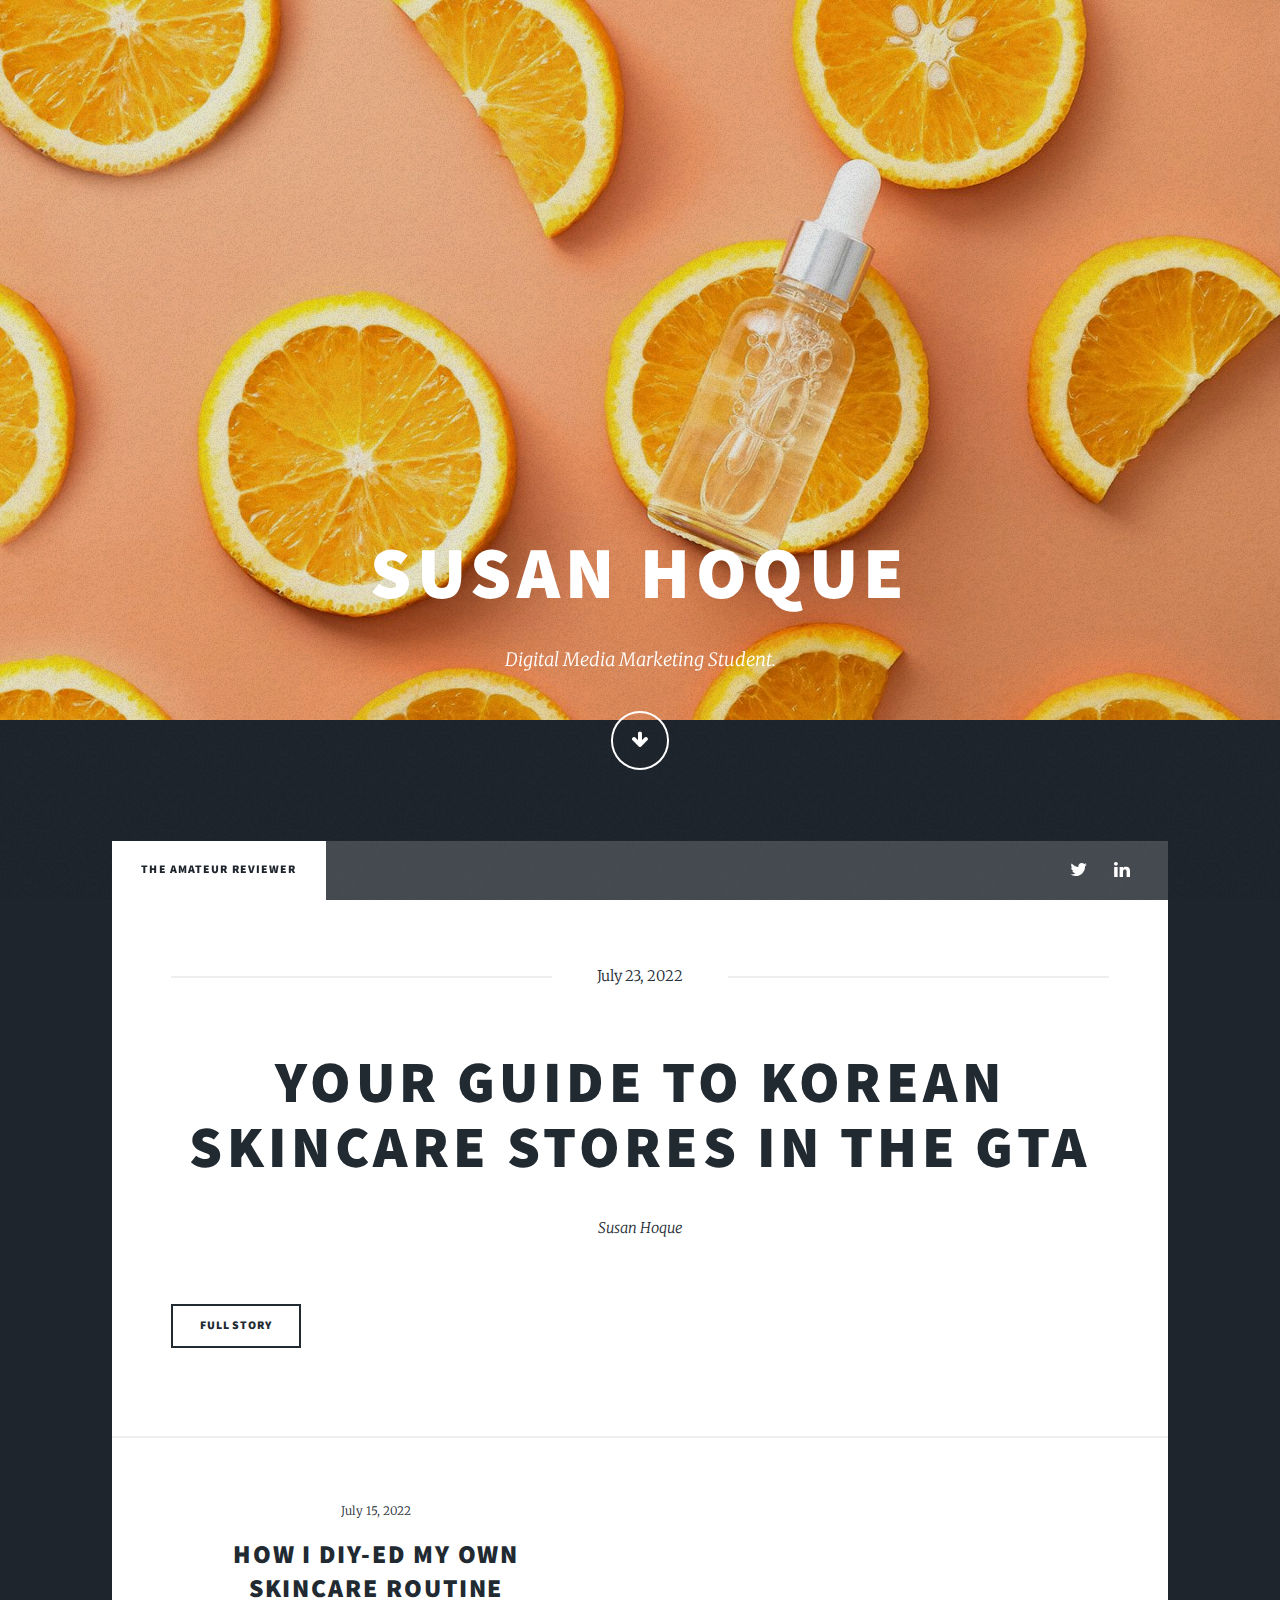
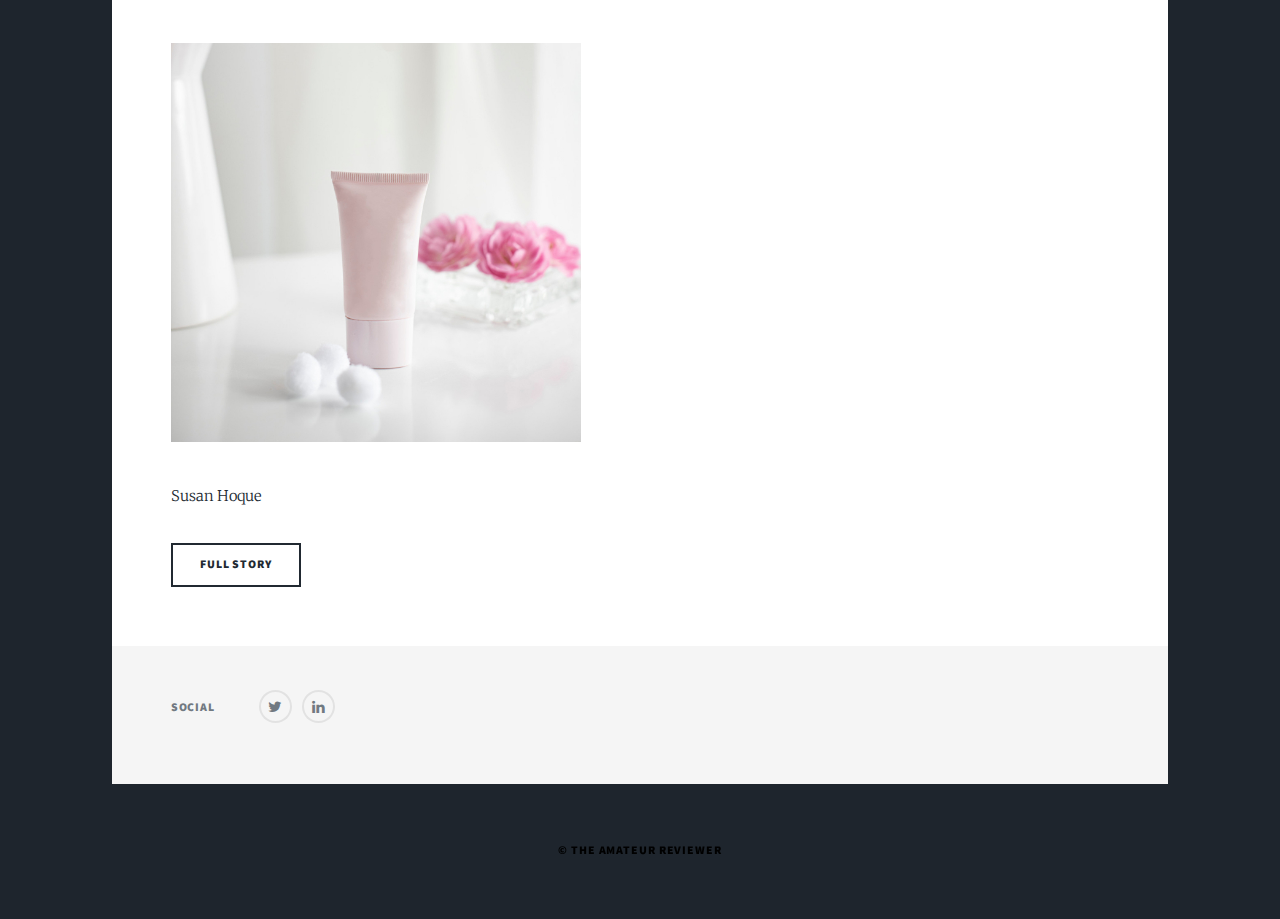
<file: index.html>
<!DOCTYPE HTML>

<html lang='en'>
	<head>
	<meta name="generator" content="Hugo 0.101.0" />
		<title>The Amateur Reviewer</title>
		<meta charset="utf-8" />
		<meta name="viewport" content="width=device-width, initial-scale=1, user-scalable=no" />
		
		
		
		<link rel="stylesheet" href="/assets/css/main.min.css">
		
		
		
		<noscript><link rel="stylesheet" href='/assets/css/noscript.css' /></noscript>
		
	</head>

	<body lang='en' class="is-preload">
			<div id="wrapper" class="fade-in" data-pfn="post" data-ps="6" data-pfp="true">

<div id="intro">
    <h1>Susan Hoque</h1>
    <p>Digital Media Marketing Student.</p>
    <ul class="actions">
        <li><a href="#header" class="button icon solo fa-arrow-down scrolly">Continue</a></li>
    </ul>
</div>
<header id="header">
    <a href='/' class="logo">The Amateur Reviewer</a>
</header>



<nav id="nav">
    <ul class="links">
        <li class="active"><a href='/'>The Amateur Reviewer</a></li>
        
    </ul>
    
    <ul class="icons">
        
        <li><a href="https://twitter.com/susan_hoque?t=e82Wgmq2xi1C5glkQxeC1Q&amp;s=09" class="icon fa-twitter"><span class="label">Twitter</span></a></li>
        
        
        
        
        <li><a href="https://www.linkedin.com/in/susan-hoque/" class="icon fa-linkedin"><span class="label">LinkedIn</span></a></li>
        
        
        
        
        
        
    </ul>
    
</nav>


				
					<div id="main">


<article class="post featured">
    <header class="major">
        
        <span class="date">July 23, 2022</span>
        
        <h2><a href="https://theamateurreviewer.github.io/post/post-2/">Your Guide To Korean Skincare Stores In The GTA</a></h2>
        
        <p>Susan Hoque</p>
        
    </header>
    
    <ul class="actions">
        <li><a href="https://theamateurreviewer.github.io/post/post-2/" class="button big">Full Story</a></li>
    </ul>
</article>



<section class="posts">
    
    <article>
        <header>
            
            <span class="date">July 15, 2022</span>
            
            <h2><a href="https://theamateurreviewer.github.io/post/post-1/">How I DIY-ed my own skincare routine</a></h2>
        </header>
        
        <a href="https://theamateurreviewer.github.io/post/post-1/" class="image fit"><img src="/images/post2_3.jpg" alt="" /></a>
        
        
        <p>Susan Hoque</p>
        
        <ul class="actions">
            <li><a href="https://theamateurreviewer.github.io/post/post-1/" class="button">Full Story</a></li>
        </ul>
    </article>
    
</section>






















					</div>

<footer id="footer">
    
    <section class="split contact">
        
        
        
        
        <section>
            <h3>Social</h3>
            <ul class="icons alt">
                
                <li><a href="https://twitter.com/susan_hoque?t=e82Wgmq2xi1C5glkQxeC1Q&amp;s=09" class="icon alt fa-twitter"><span class="label">Twitter</span></a></li>
                
                
                
                
                <li><a href="https://www.linkedin.com/in/susan-hoque/" class="icon alt fa-linkedin"><span class="label">LinkedIn</span></a></li>
                
                
                
                
                
                
            </ul>
        </section>
        
    </section>
</footer>

<div id="copyright">
    <ul><li style="color: black;">&copy; The Amateur Reviewer</li></ul>
</div>


					<a href="#navPanel" id="navPanelToggle">Menu</a>
			</div>
<script async src="https://www.googletagmanager.com/gtag/js?id=G-88575YP36Z"></script>
<script>
var doNotTrack = false;
if (!doNotTrack) {
	window.dataLayer = window.dataLayer || [];
	function gtag(){dataLayer.push(arguments);}
	gtag('js', new Date());
	gtag('config', 'G-88575YP36Z', { 'anonymize_ip': false });
}
</script>











<script src='/assets/js/bundle.js'></script>



	</body>
</html>
</file>
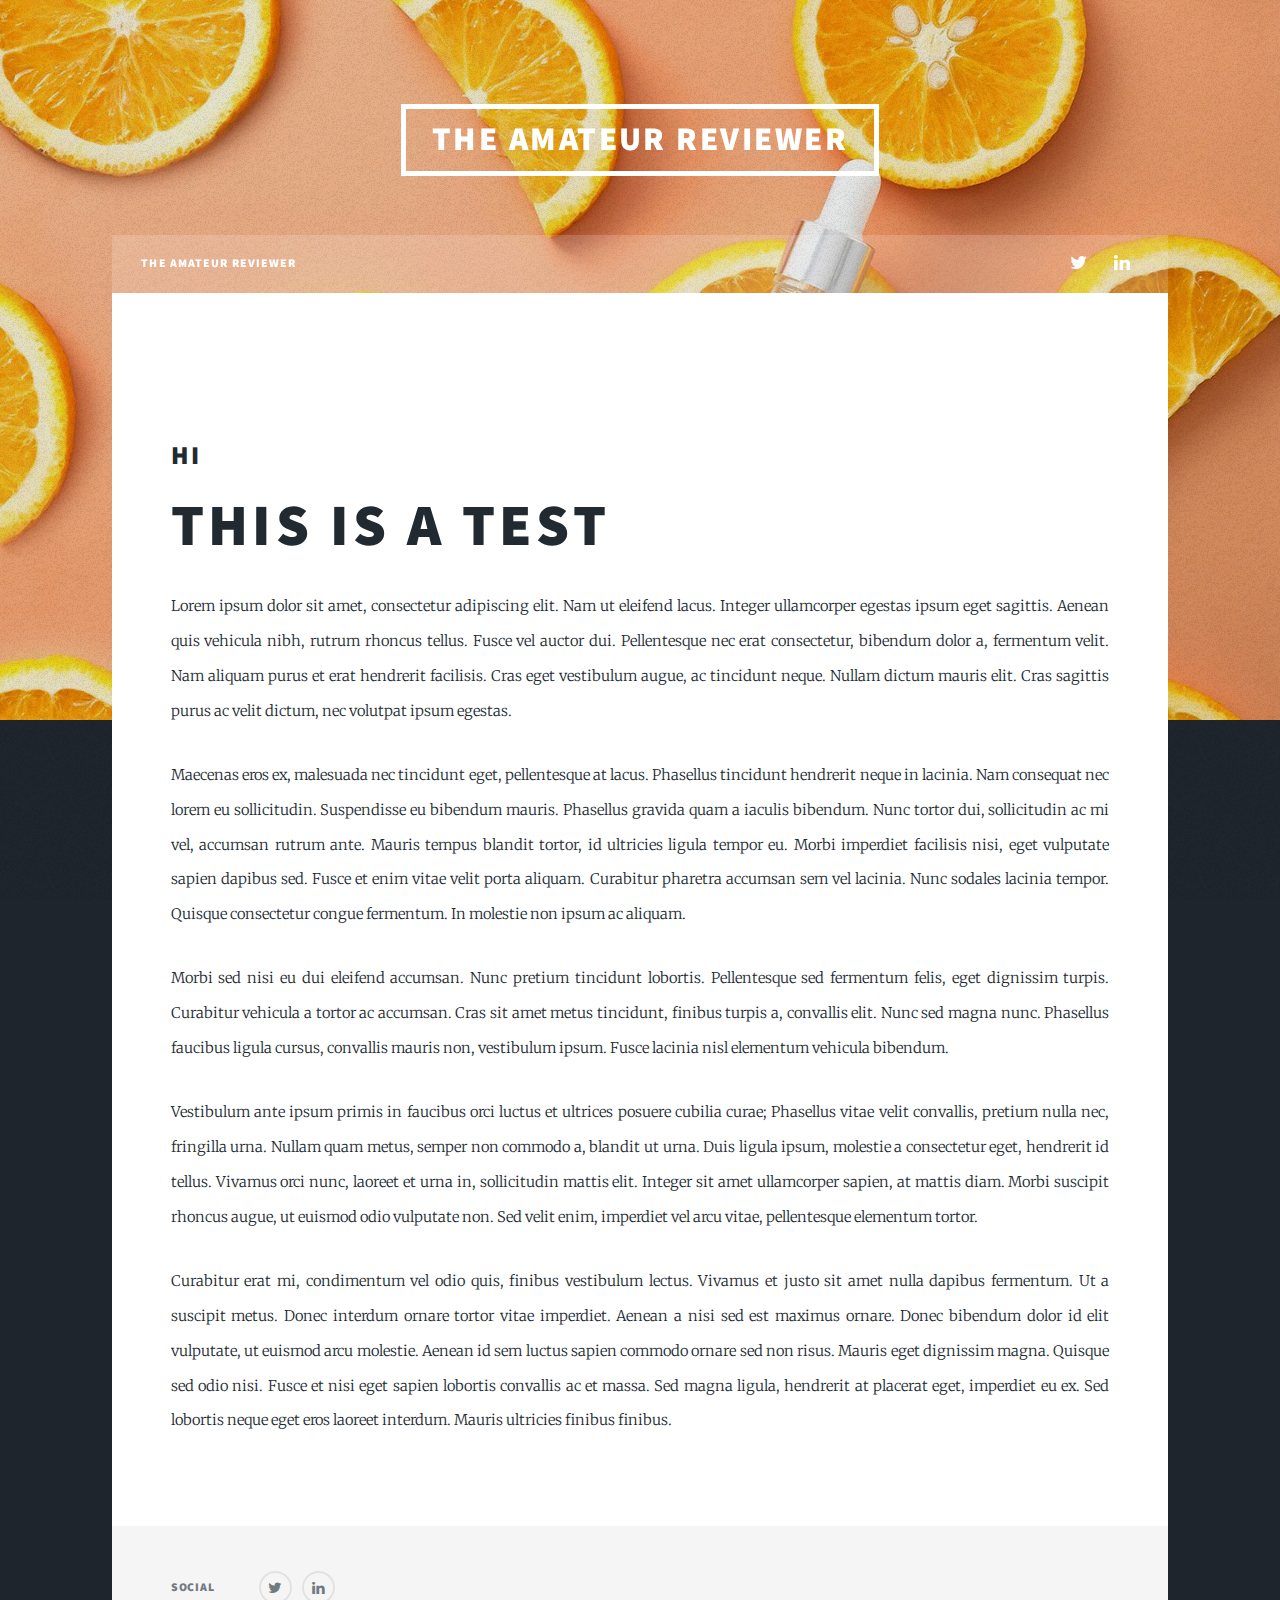
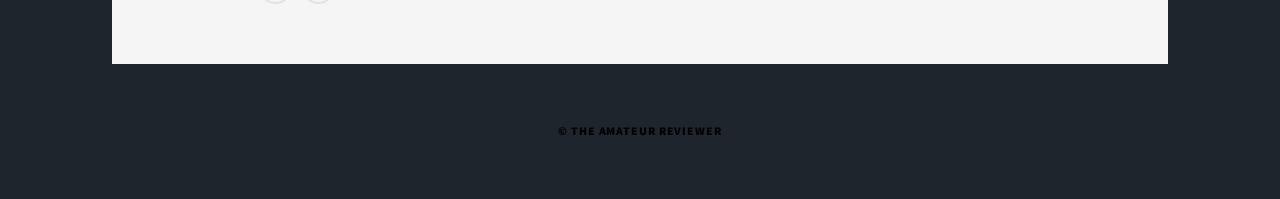
<file: about-me/index.html>
<!DOCTYPE HTML>

<html lang='en'>
	<head>
		<title> &middot; The Amateur Reviewer</title>
		<meta charset="utf-8" />
		<meta name="viewport" content="width=device-width, initial-scale=1, user-scalable=no" />
		
		
		
		<link rel="stylesheet" href="/assets/css/main.min.css">
		
		
		
		<noscript><link rel="stylesheet" href='/assets/css/noscript.css' /></noscript>
		
	</head>

	<body lang='en' class="is-preload">

		
			<div id="wrapper">

                
<header id="header">
    <a href='/' class="logo">The Amateur Reviewer</a>
</header>

                


<nav id="nav">
    <ul class="links">
        <li class=""><a href='/'>The Amateur Reviewer</a></li>
        
    </ul>
    
    <ul class="icons">
        
        <li><a href="https://twitter.com/susan_hoque?t=e82Wgmq2xi1C5glkQxeC1Q&amp;s=09" class="icon fa-twitter"><span class="label">Twitter</span></a></li>
        
        
        
        
        <li><a href="https://www.linkedin.com/in/susan-hoque/" class="icon fa-linkedin"><span class="label">LinkedIn</span></a></li>
        
        
        
        
        
        
    </ul>
    
</nav>


				
					<div id="main">

						
                        <section class="post">
                            <header class="major">
                                
                                <h1></h1>
                                <p></p>
                            </header>
                            
                            <h2 id="hi">Hi</h2>
<h1 id="this-is-a-test">this is a test</h1>
<p>Lorem ipsum dolor sit amet, consectetur adipiscing elit. Nam ut eleifend lacus. Integer ullamcorper egestas ipsum eget sagittis. Aenean quis vehicula nibh, rutrum rhoncus tellus. Fusce vel auctor dui. Pellentesque nec erat consectetur, bibendum dolor a, fermentum velit. Nam aliquam purus et erat hendrerit facilisis. Cras eget vestibulum augue, ac tincidunt neque. Nullam dictum mauris elit. Cras sagittis purus ac velit dictum, nec volutpat ipsum egestas.</p>
<p>Maecenas eros ex, malesuada nec tincidunt eget, pellentesque at lacus. Phasellus tincidunt hendrerit neque in lacinia. Nam consequat nec lorem eu sollicitudin. Suspendisse eu bibendum mauris. Phasellus gravida quam a iaculis bibendum. Nunc tortor dui, sollicitudin ac mi vel, accumsan rutrum ante. Mauris tempus blandit tortor, id ultricies ligula tempor eu. Morbi imperdiet facilisis nisi, eget vulputate sapien dapibus sed. Fusce et enim vitae velit porta aliquam. Curabitur pharetra accumsan sem vel lacinia. Nunc sodales lacinia tempor. Quisque consectetur congue fermentum. In molestie non ipsum ac aliquam.</p>
<p>Morbi sed nisi eu dui eleifend accumsan. Nunc pretium tincidunt lobortis. Pellentesque sed fermentum felis, eget dignissim turpis. Curabitur vehicula a tortor ac accumsan. Cras sit amet metus tincidunt, finibus turpis a, convallis elit. Nunc sed magna nunc. Phasellus faucibus ligula cursus, convallis mauris non, vestibulum ipsum. Fusce lacinia nisl elementum vehicula bibendum.</p>
<p>Vestibulum ante ipsum primis in faucibus orci luctus et ultrices posuere cubilia curae; Phasellus vitae velit convallis, pretium nulla nec, fringilla urna. Nullam quam metus, semper non commodo a, blandit ut urna. Duis ligula ipsum, molestie a consectetur eget, hendrerit id tellus. Vivamus orci nunc, laoreet et urna in, sollicitudin mattis elit. Integer sit amet ullamcorper sapien, at mattis diam. Morbi suscipit rhoncus augue, ut euismod odio vulputate non. Sed velit enim, imperdiet vel arcu vitae, pellentesque elementum tortor.</p>
<p>Curabitur erat mi, condimentum vel odio quis, finibus vestibulum lectus. Vivamus et justo sit amet nulla dapibus fermentum. Ut a suscipit metus. Donec interdum ornare tortor vitae imperdiet. Aenean a nisi sed est maximus ornare. Donec bibendum dolor id elit vulputate, ut euismod arcu molestie. Aenean id sem luctus sapien commodo ornare sed non risus. Mauris eget dignissim magna. Quisque sed odio nisi. Fusce et nisi eget sapien lobortis convallis ac et massa. Sed magna ligula, hendrerit at placerat eget, imperdiet eu ex. Sed lobortis neque eget eros laoreet interdum. Mauris ultricies finibus finibus.</p>


                            
                            
                            
                            
                            
                        </section>

					</div>

                    

<footer id="footer">
    
    <section class="split contact">
        
        
        
        
        <section>
            <h3>Social</h3>
            <ul class="icons alt">
                
                <li><a href="https://twitter.com/susan_hoque?t=e82Wgmq2xi1C5glkQxeC1Q&amp;s=09" class="icon alt fa-twitter"><span class="label">Twitter</span></a></li>
                
                
                
                
                <li><a href="https://www.linkedin.com/in/susan-hoque/" class="icon alt fa-linkedin"><span class="label">LinkedIn</span></a></li>
                
                
                
                
                
                
            </ul>
        </section>
        
    </section>
</footer>

                    
<div id="copyright">
    <ul><li style="color: black;">&copy; The Amateur Reviewer</li></ul>
</div>


            </div>
            
            










<script src='/assets/js/bundle.js'></script>


	</body>
</html>
</file>
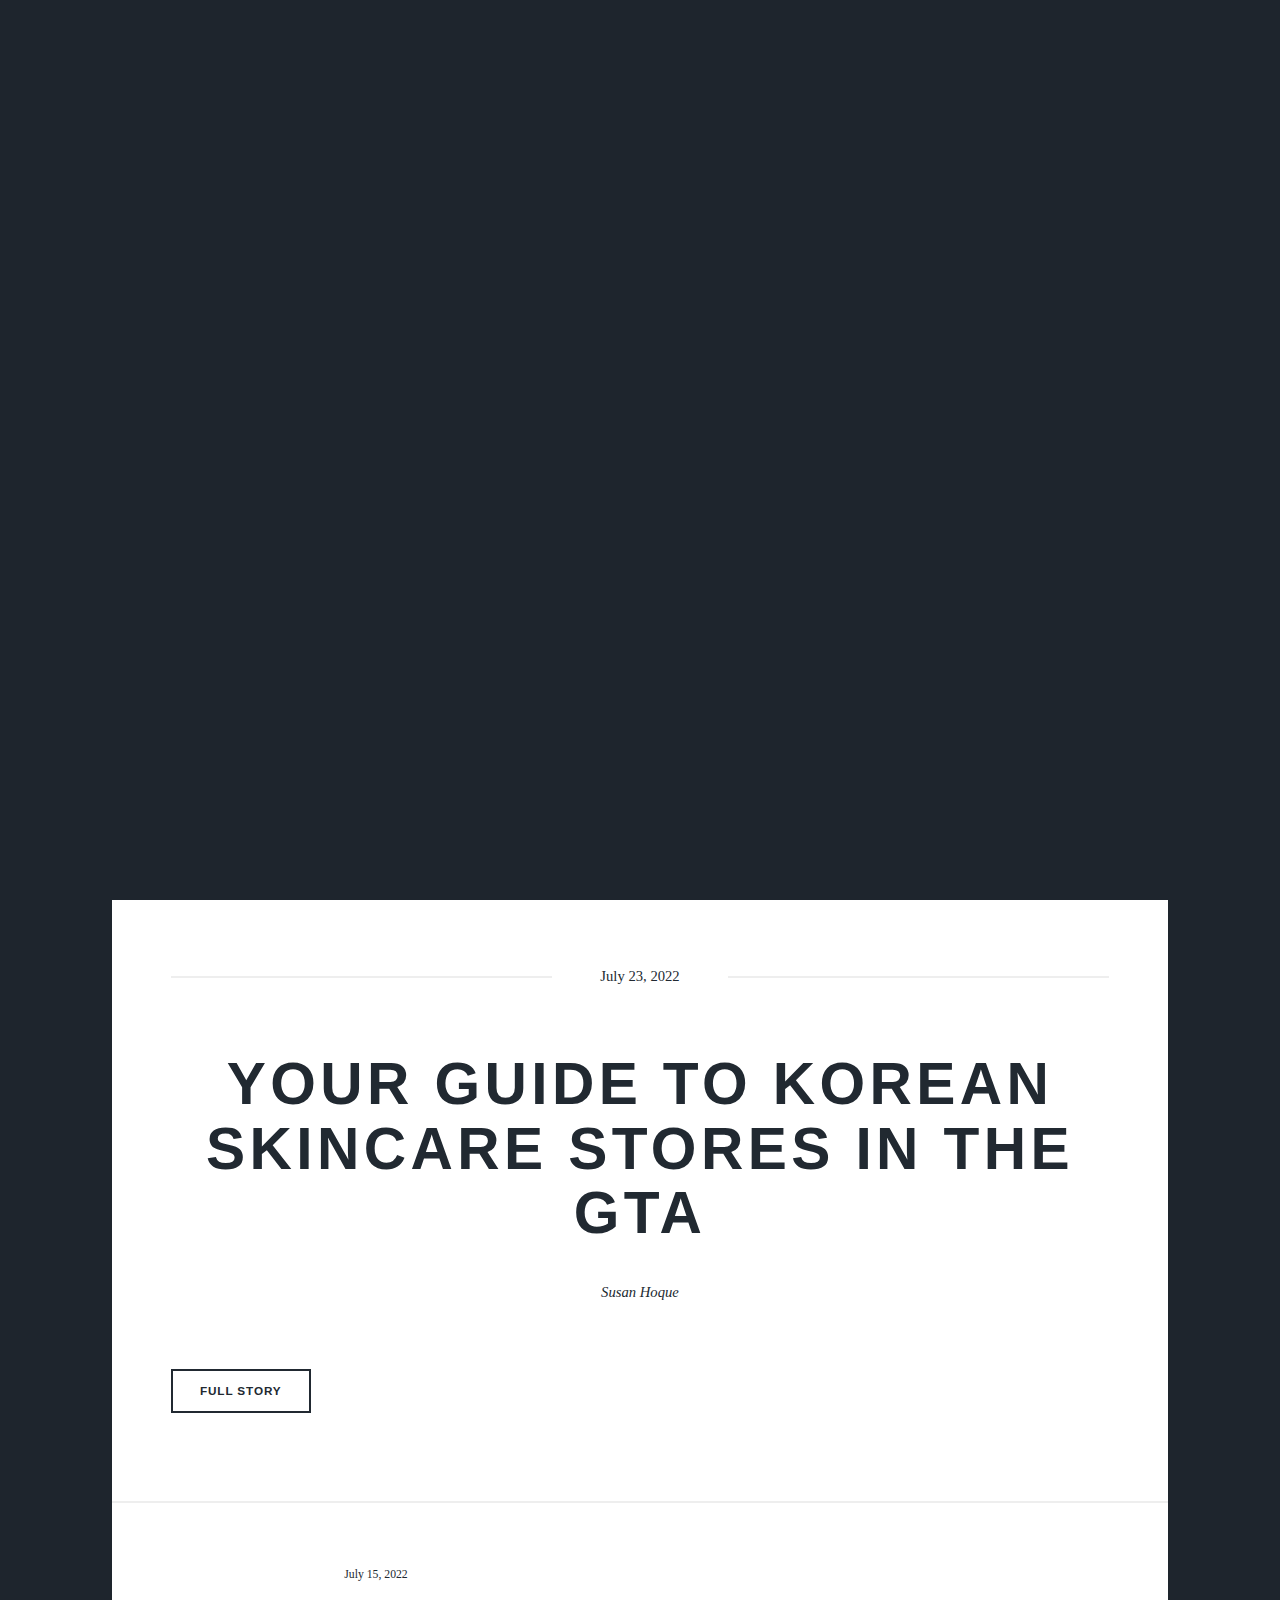
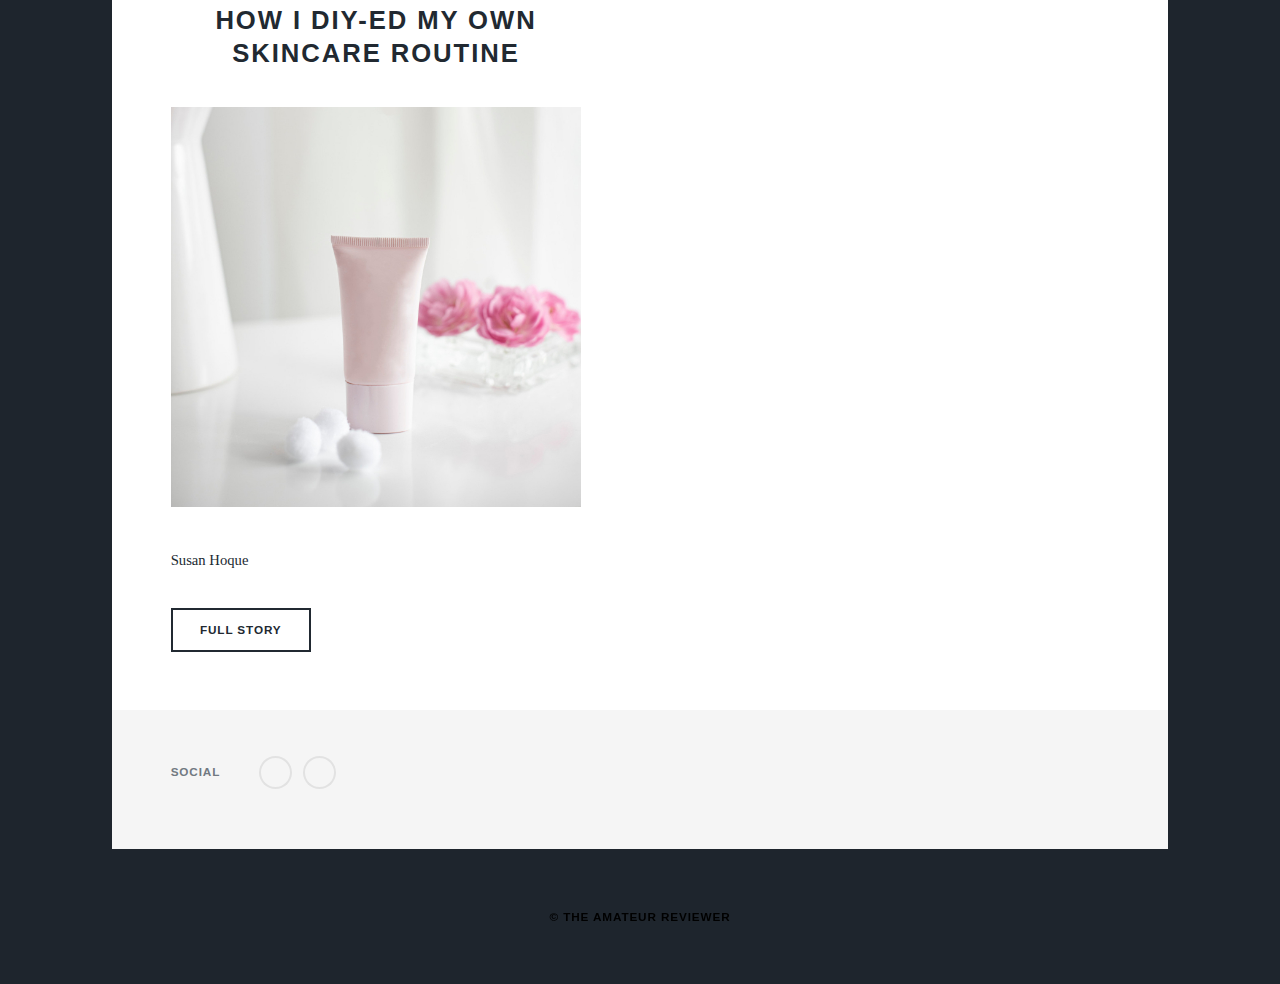
<file: page/1/index.html>
<!DOCTYPE html>
<html lang="en-us">
  <head>
    <title>https://theamateurreviewer.github.io/</title>
    <link rel="canonical" href="https://theamateurreviewer.github.io/">
    <meta name="robots" content="noindex">
    <meta charset="utf-8">
    <meta http-equiv="refresh" content="0; url=https://theamateurreviewer.github.io/">
  </head>
</html>
</file>
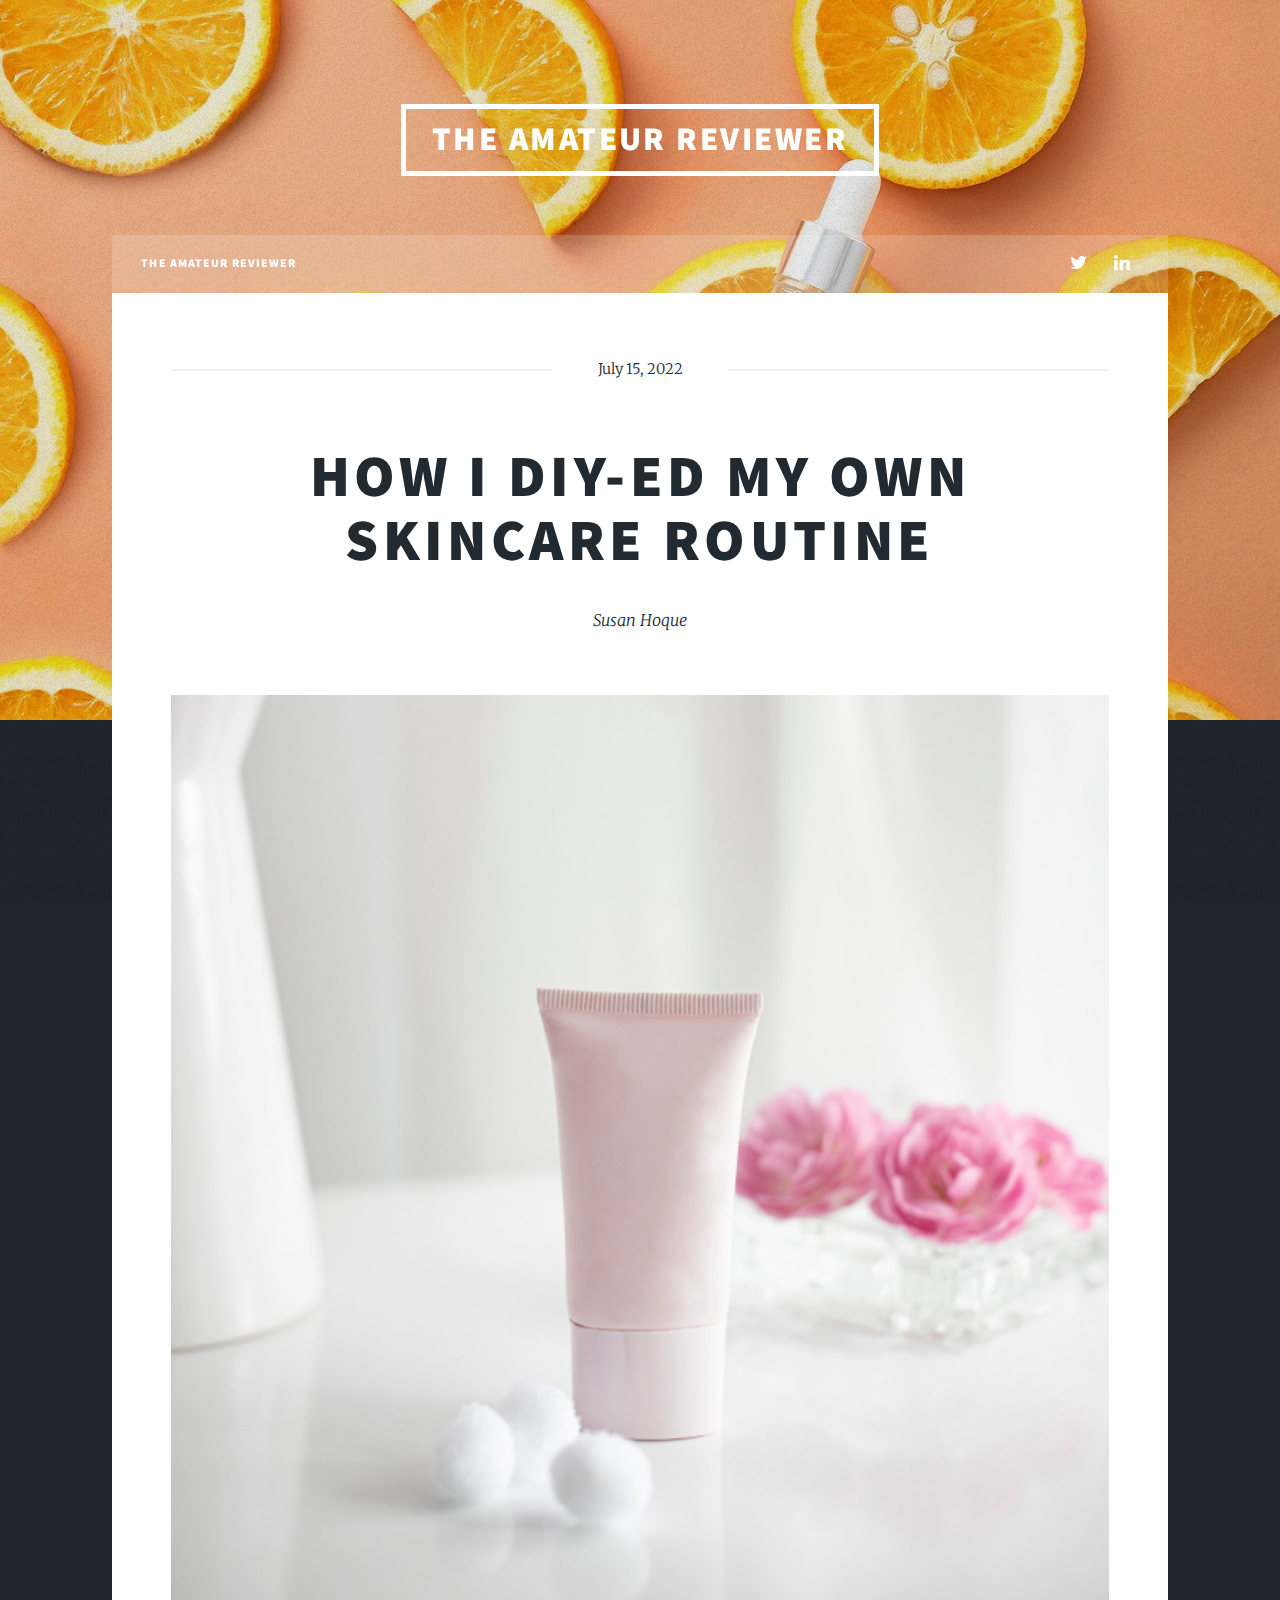
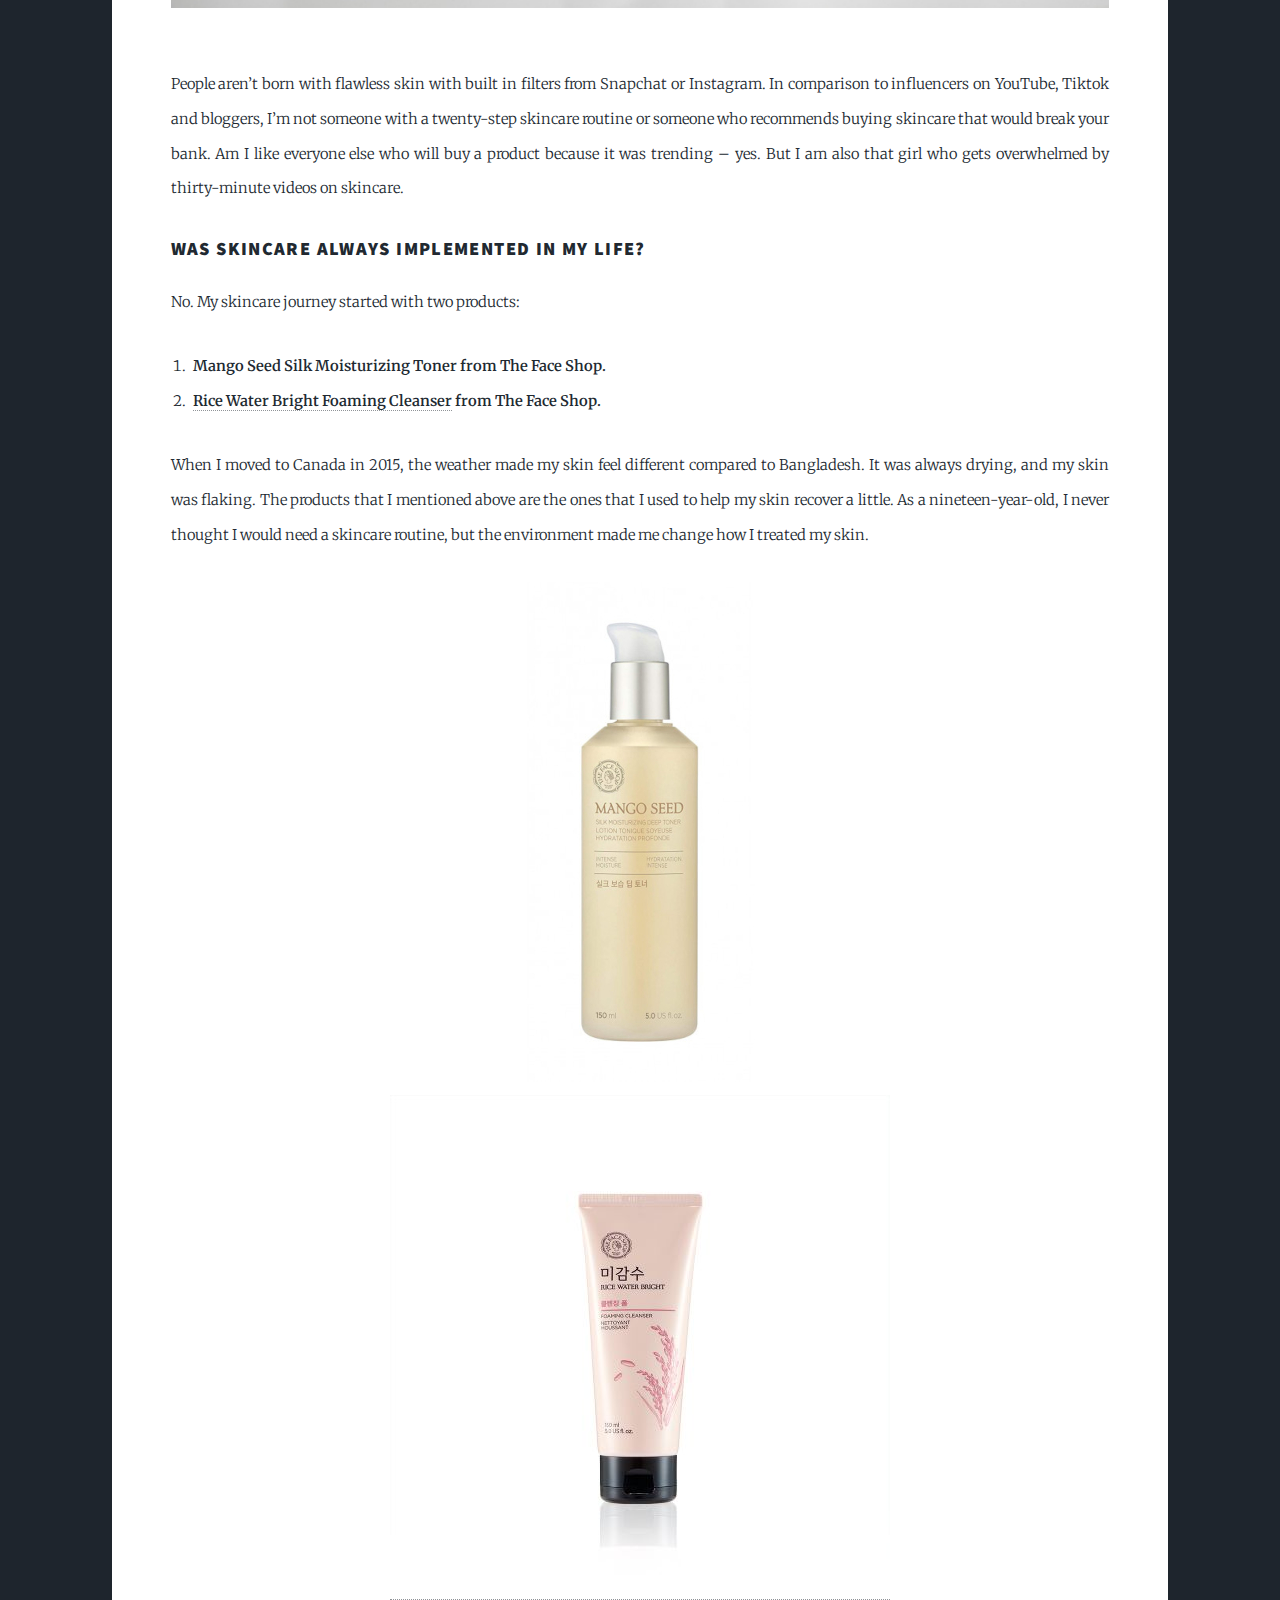
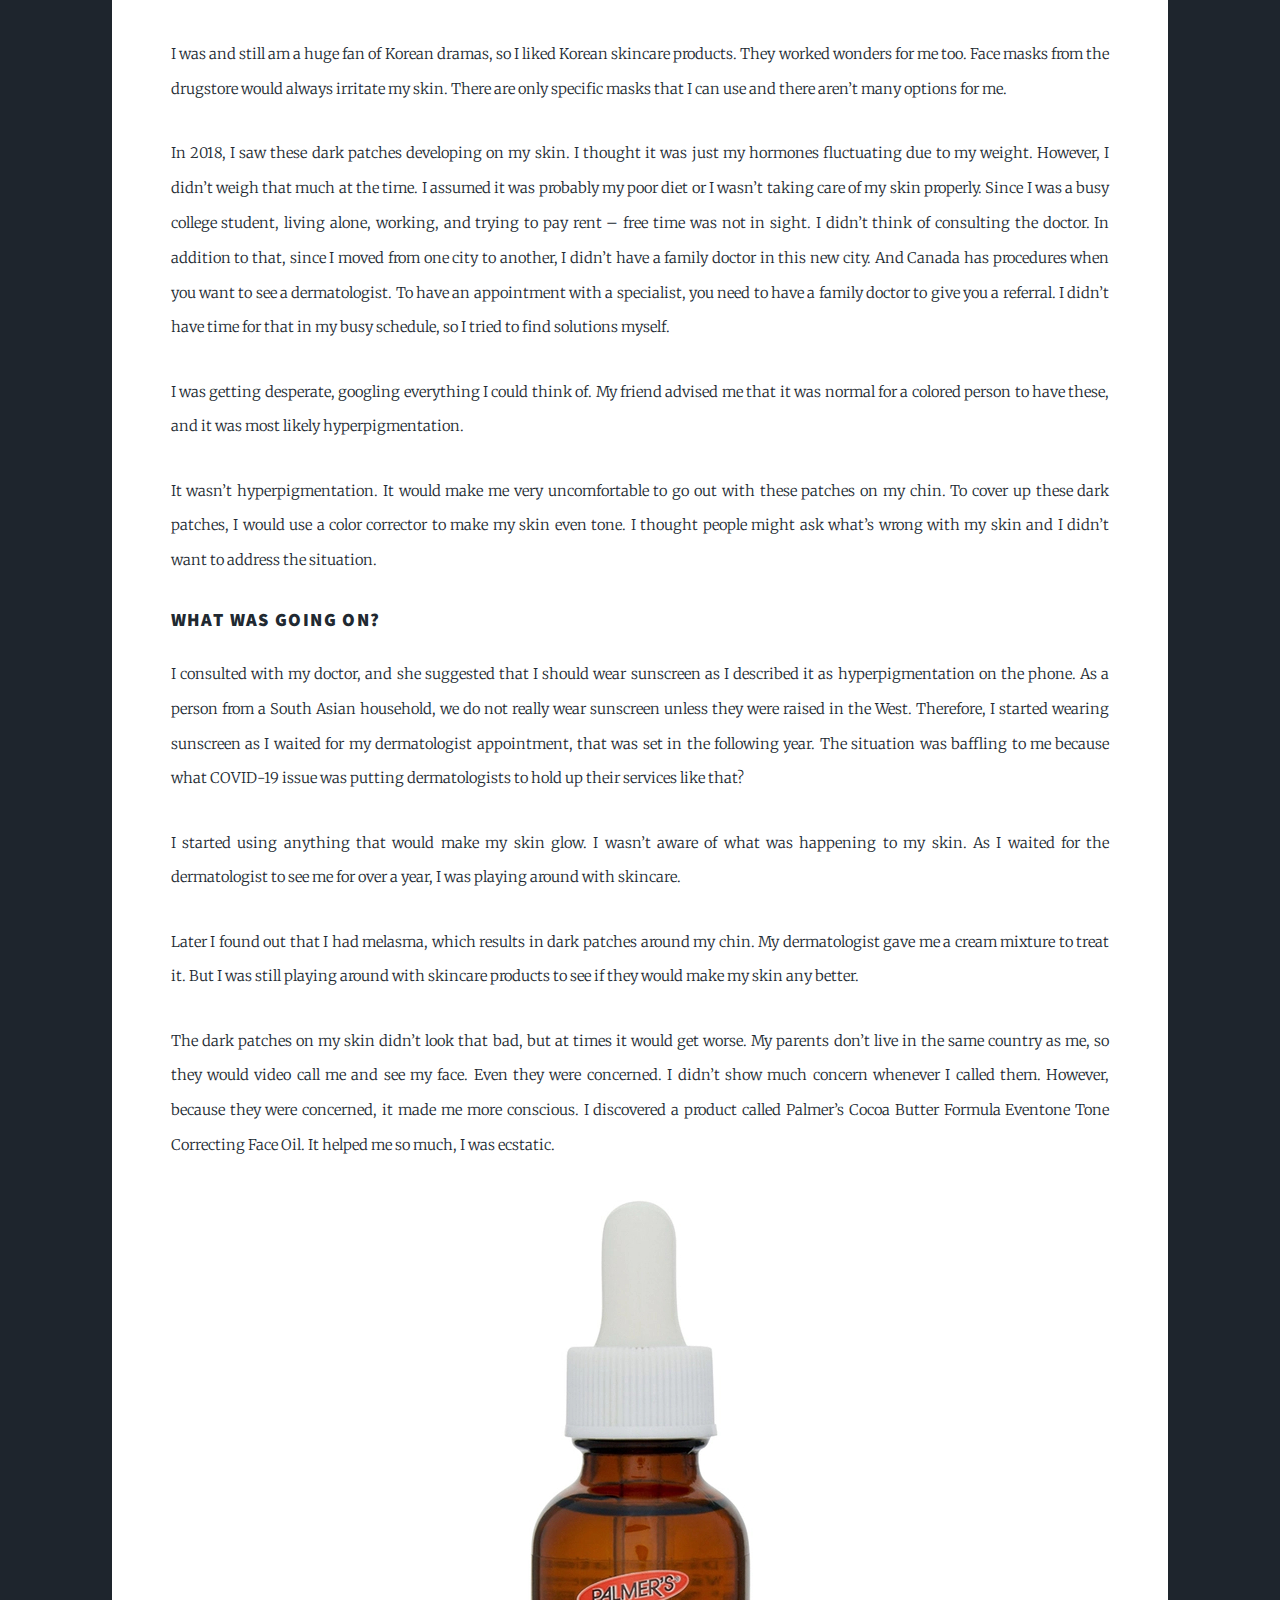
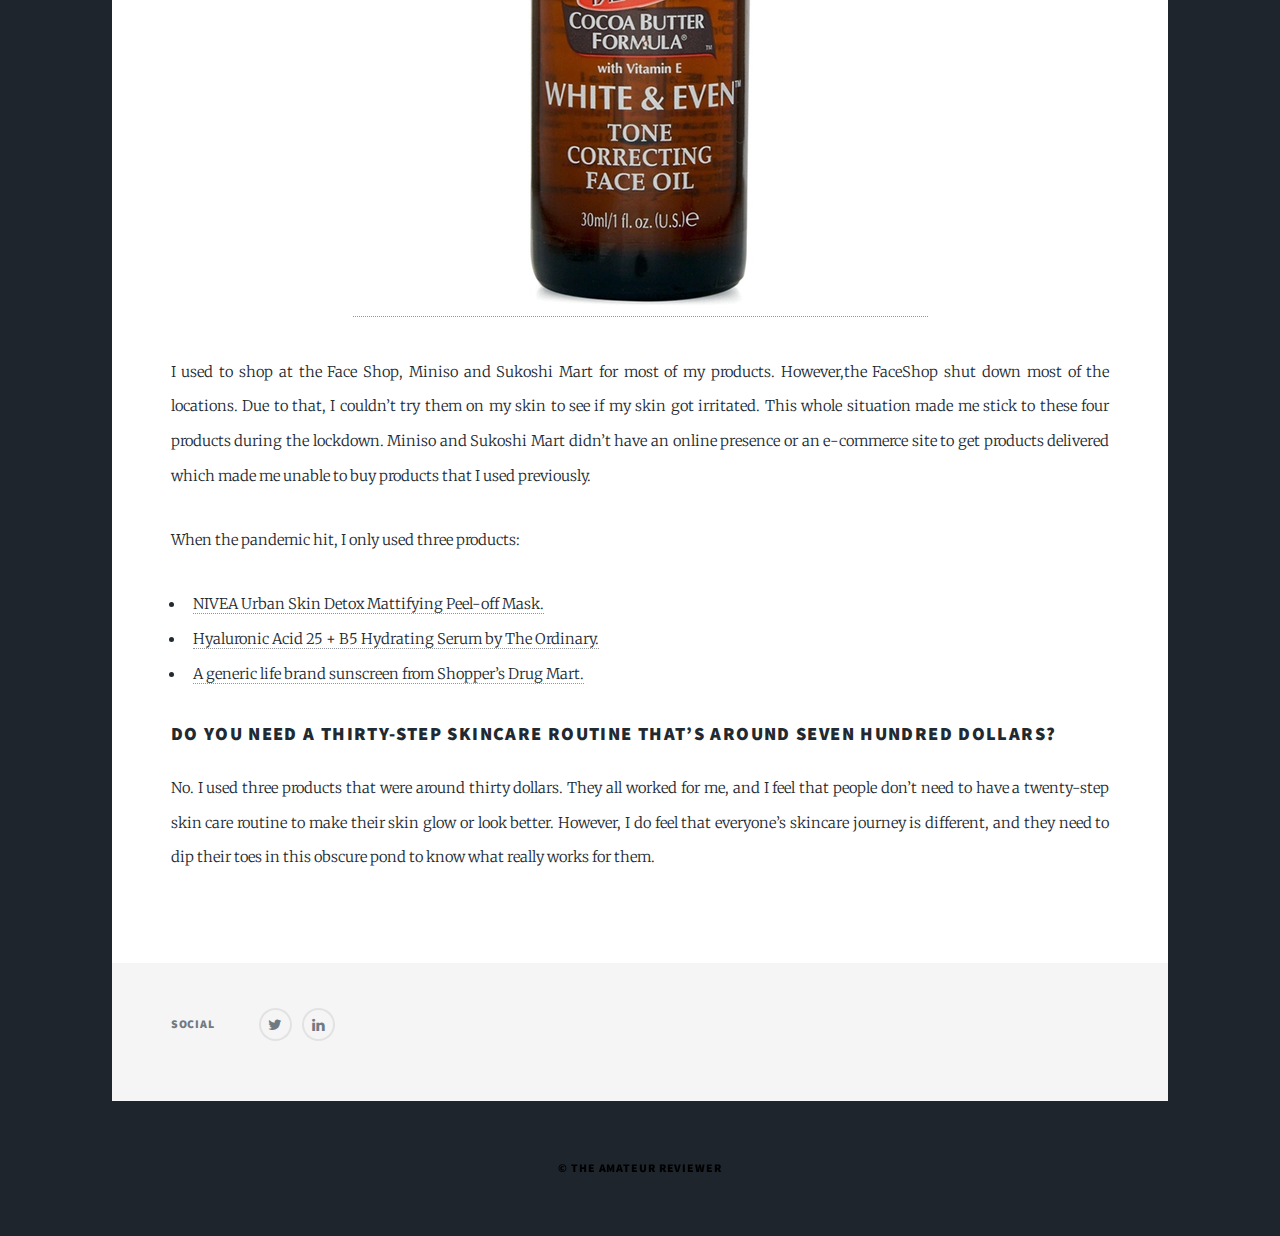
<file: post/post-1/index.html>
<!DOCTYPE HTML>

<html lang='en'>
	<head>
		<title>How I DIY-ed my own skincare routine &middot; The Amateur Reviewer</title>
		<meta charset="utf-8" />
		<meta name="viewport" content="width=device-width, initial-scale=1, user-scalable=no" />
		
		
		
		<link rel="stylesheet" href="/assets/css/main.min.css">
		
		
		
		<noscript><link rel="stylesheet" href='/assets/css/noscript.css' /></noscript>
		
	</head>

	<body lang='en' class="is-preload">

		
			<div id="wrapper">

                
<header id="header">
    <a href='/' class="logo">The Amateur Reviewer</a>
</header>

                


<nav id="nav">
    <ul class="links">
        <li class=""><a href='/'>The Amateur Reviewer</a></li>
        
    </ul>
    
    <ul class="icons">
        
        <li><a href="https://twitter.com/susan_hoque?t=e82Wgmq2xi1C5glkQxeC1Q&amp;s=09" class="icon fa-twitter"><span class="label">Twitter</span></a></li>
        
        
        
        
        <li><a href="https://www.linkedin.com/in/susan-hoque/" class="icon fa-linkedin"><span class="label">LinkedIn</span></a></li>
        
        
        
        
        
        
    </ul>
    
</nav>


				
					<div id="main">

						
                        <section class="post">
                            <header class="major">
                                
                                <span class="date">July 15, 2022</span>
                                
                                <h1>How I DIY-ed my own skincare routine</h1>
                                <p>Susan Hoque</p>
                            </header>
                            
                            <div class="image main"><img src="/images/post2_3.jpg" alt="" /></div>
                            
                            <p>People aren’t born with flawless skin with built in filters from Snapchat or Instagram. In comparison to influencers on YouTube, Tiktok and bloggers, I’m not someone with a twenty-step skincare routine or someone who recommends buying skincare that would break your bank.
Am I like everyone else who will buy a product because it was trending – yes. But I am also that girl who gets overwhelmed by thirty-minute videos on skincare.</p>
<h3 id="was-skincare-always-implemented-in-my-life">Was skincare always implemented in my life?</h3>
<p>No. My skincare journey started with two products:</p>
<ol>
<li><strong>Mango Seed Silk Moisturizing Toner from The Face Shop.</strong></li>
<li><strong><a href="https://ca.naturecollection.com/en/rice-water-bright-cleansing-foam-150-ml.html">Rice Water Bright Foaming Cleanser</a> from The Face Shop.</strong></li>
</ol>
<p>When I moved to Canada in 2015, the weather made my skin feel different compared to Bangladesh. It was always drying, and my skin was flaking. The products that I mentioned above are the ones that I used to help my skin recover a little. As a nineteen-year-old, I never thought I would need a skincare routine, but the environment made me change how I treated my skin.</p>
<p style="text-align:center ;"><img src="/images/616%2BVGnHujL._SL1500_-635x635.jpg" alt="Mango Seed Silk Moisturizing Toner">
<a href="https://ca.naturecollection.com/en/rice-water-bright-cleansing-foam-150-ml.html"><img src="/images/tfs-rice-water-bright-foaming-cleanser-150ml.jpg" alt="Rice Water Bright Foaming Cleanser"></a></p>
<p>I was and still am a huge fan of Korean dramas, so I liked Korean skincare products. They worked wonders for me too. Face masks from the drugstore would always irritate my skin. There are only specific masks that I can use and there aren’t many options for me.</p>
<p>In 2018, I saw these dark patches developing on my skin. I thought it was just my hormones fluctuating due to my weight. However, I didn’t weigh that much at the time. I assumed it was probably my poor diet or I wasn’t taking care of my skin properly. Since I was a busy college student, living alone, working, and trying to pay rent – free time was not in sight.
I didn’t think of consulting the doctor. In addition to that, since I moved from one city to another, I didn’t have a family doctor in this new city. And Canada has procedures when you want to see a dermatologist. To have an appointment with a specialist, you need to have a family doctor to give you a referral. I didn’t have time for that in my busy schedule, so I tried to find solutions myself.</p>
<p>I was getting desperate, googling everything I could think of. My friend advised me that it was normal for a colored person to have these, and it was most likely hyperpigmentation.</p>
<p>It wasn’t hyperpigmentation. It would make me very uncomfortable to go out with these patches on my chin. To cover up these dark patches, I would use a color corrector to make my skin even tone. I thought people might ask what’s wrong with my skin and I didn’t want to address the situation.</p>
<h3 id="what-was-going-on">What was going on?</h3>
<p>I consulted with my doctor, and she suggested that I should wear sunscreen as I described it as hyperpigmentation on the phone. As a person from a South Asian household, we do not really wear sunscreen unless they were raised in the West. Therefore, I started wearing sunscreen as I waited for my dermatologist appointment, that was set in the following year. The situation was baffling to me because what COVID-19 issue was putting dermatologists to hold up their services like that?</p>
<p>I started using anything that would make my skin glow. I wasn’t aware of what was happening to my skin. As I waited for the dermatologist to see me for over a year, I was playing around with skincare.</p>
<p>Later I found out that I had melasma, which results in dark patches around my chin. My dermatologist gave me a cream mixture to treat it. But I was still playing around with skincare products to see if they would make my skin any better.</p>
<p>The dark patches on my skin didn’t look that bad, but at times it would get worse. My parents don’t live in the same country as me, so they would video call me and see my face. Even they were concerned. I didn’t show much concern whenever I called them. However, because they were concerned, it made me more conscious. I discovered a product called Palmer&rsquo;s Cocoa Butter Formula Eventone Tone Correcting Face Oil. It helped me so much, I was ecstatic.</p>
<p style="text-align:center ;"><a href="https://www.amazon.ca/Palmers-Cocoa-Butter-Formula-Correcting/dp/B00KQUXU9C"><img src="/images/palmer_coca.jpg" alt="Palmer’s Cocoa Butter Formula Eventone Tone Correcting Face Oil."></a></p>
<p>I used to shop at the Face Shop, Miniso and Sukoshi Mart for most of my products. However,the FaceShop shut down most of the locations. Due to that, I couldn’t try them on my skin to see if my skin got irritated. This whole situation made me stick to these four products during the lockdown. Miniso and Sukoshi Mart didn’t have an online presence or an e-commerce site to get products delivered which made me unable to buy products that I used previously.</p>
<p>When the pandemic hit, I only used three products:</p>
<ul>
<li><a href="https://www.amazon.ca/Nivea-Urban-Detox-Mattifying-Peel-off/dp/B07KYHD8GQ">NIVEA Urban Skin Detox Mattifying Peel-off Mask.</a></li>
<li><a href="https://www.sephora.com/ca/en/product/the-ordinary-deciem-hyaluronic-acid-2-b5-P427419?country_switch=ca&amp;lang=en">Hyaluronic Acid 25 + B5 Hydrating Serum by The Ordinary.</a></li>
<li><a href="https://shop.shoppersdrugmart.ca/Shop/Categories/Beauty/Skin-Care/Sun-Care/c/FS-S700?sort=trending&amp;page=0">A generic life brand sunscreen from Shopper’s Drug Mart.</a></li>
</ul>
<h3 id="do-you-need-a-thirty-step-skincare-routine-thats-around-seven-hundred-dollars">Do you need a thirty-step skincare routine that’s around seven hundred dollars?</h3>
<p>No. I used three products that were around thirty dollars. They all worked for me, and I feel that people don’t need to have a twenty-step skin care routine to make their skin glow or look better. However, I do feel that everyone’s skincare journey is different, and they need to dip their toes in this obscure pond to know what really works for them.</p>


                            
                            
                            
                        </section>

					</div>

                    

<footer id="footer">
    
    <section class="split contact">
        
        
        
        
        <section>
            <h3>Social</h3>
            <ul class="icons alt">
                
                <li><a href="https://twitter.com/susan_hoque?t=e82Wgmq2xi1C5glkQxeC1Q&amp;s=09" class="icon alt fa-twitter"><span class="label">Twitter</span></a></li>
                
                
                
                
                <li><a href="https://www.linkedin.com/in/susan-hoque/" class="icon alt fa-linkedin"><span class="label">LinkedIn</span></a></li>
                
                
                
                
                
                
            </ul>
        </section>
        
    </section>
</footer>

                    
<div id="copyright">
    <ul><li style="color: black;">&copy; The Amateur Reviewer</li></ul>
</div>


            </div>
            
<script async src="https://www.googletagmanager.com/gtag/js?id=G-88575YP36Z"></script>
<script>
var doNotTrack = false;
if (!doNotTrack) {
	window.dataLayer = window.dataLayer || [];
	function gtag(){dataLayer.push(arguments);}
	gtag('js', new Date());
	gtag('config', 'G-88575YP36Z', { 'anonymize_ip': false });
}
</script>

            










<script src='/assets/js/bundle.js'></script>


	</body>
</html>
</file>
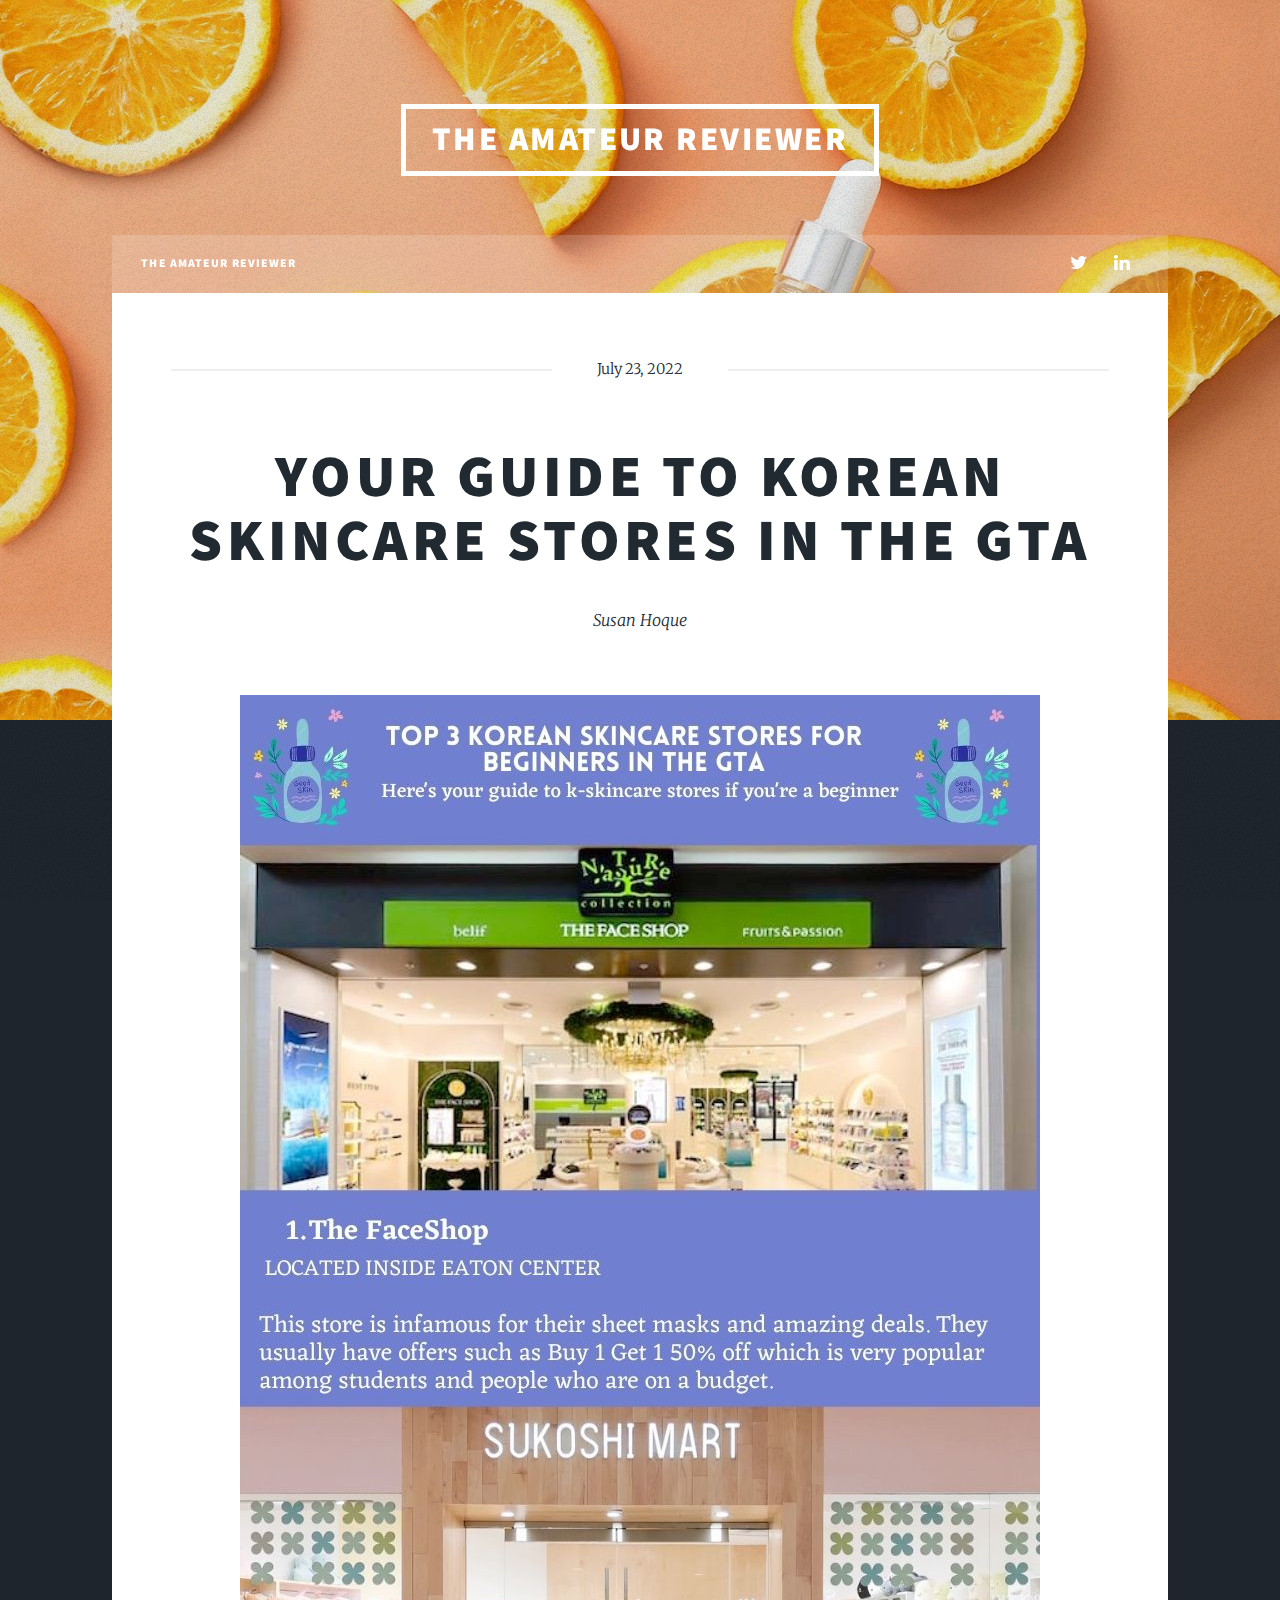
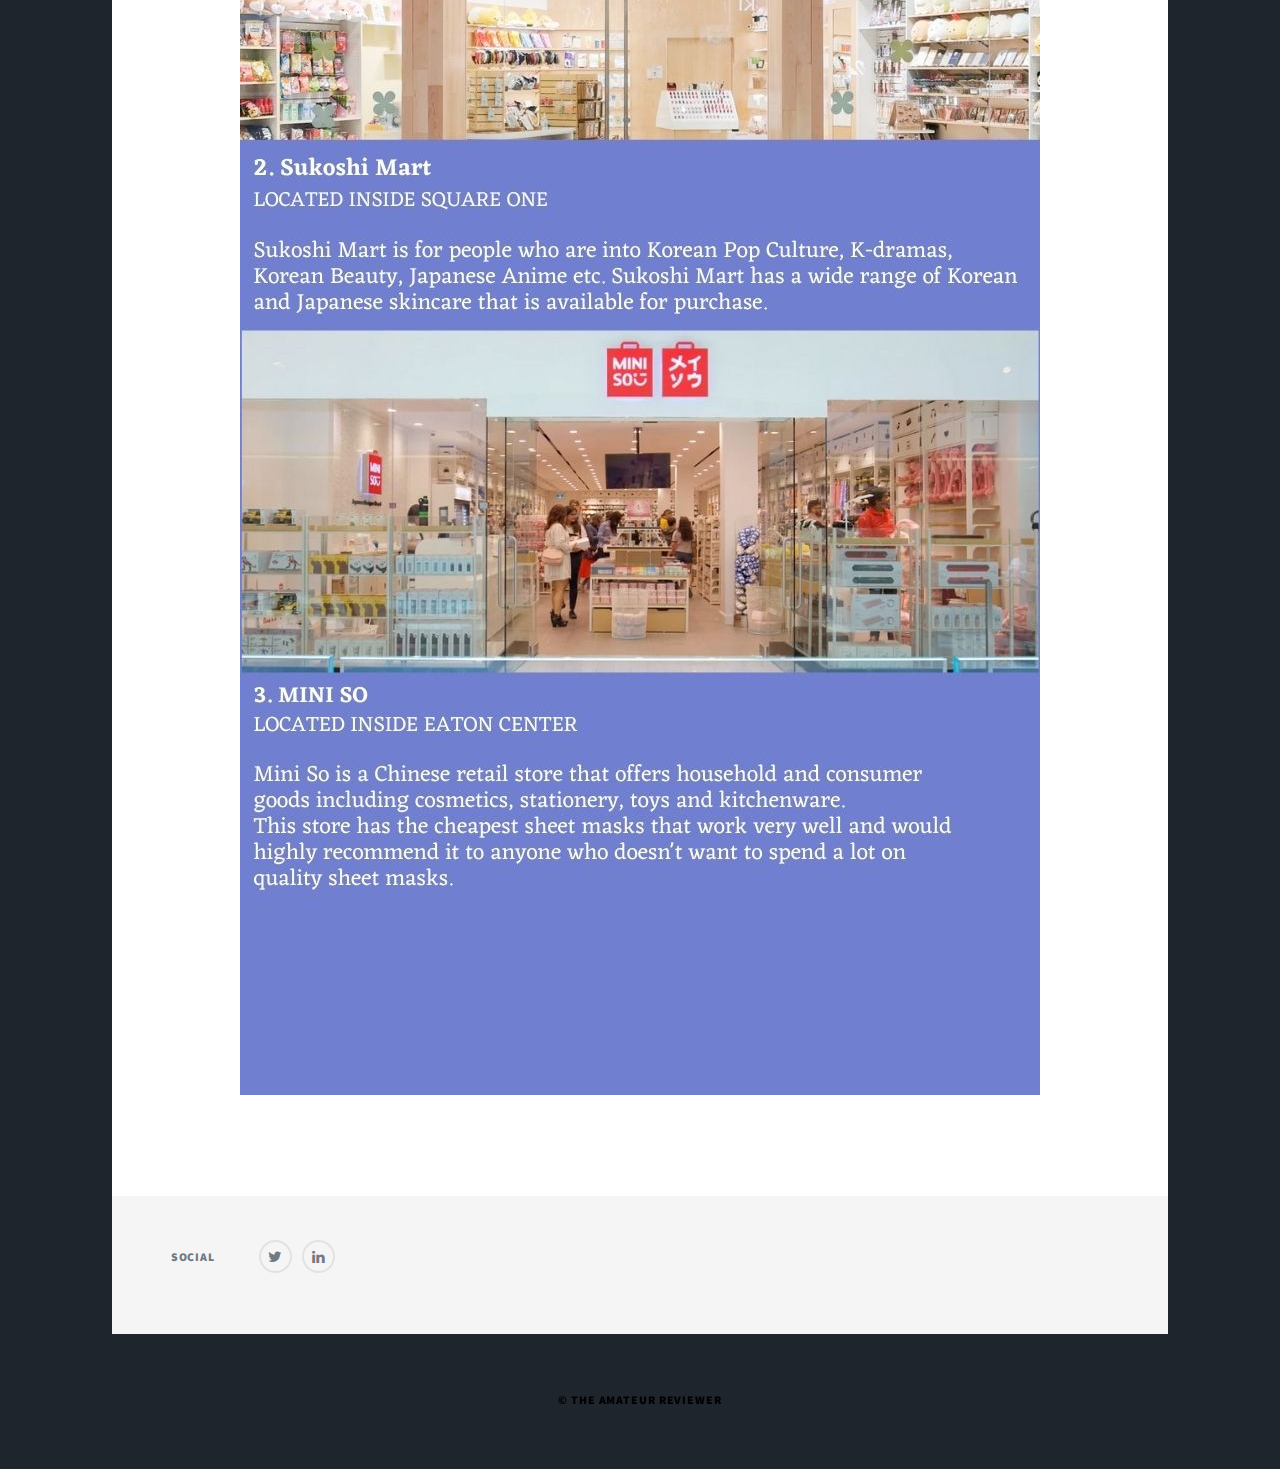
<file: post/post-2/index.html>
<!DOCTYPE HTML>

<html lang='en'>
	<head>
		<title>Your Guide To Korean Skincare Stores In The GTA &middot; The Amateur Reviewer</title>
		<meta charset="utf-8" />
		<meta name="viewport" content="width=device-width, initial-scale=1, user-scalable=no" />
		
		
		
		<link rel="stylesheet" href="/assets/css/main.min.css">
		
		
		
		<noscript><link rel="stylesheet" href='/assets/css/noscript.css' /></noscript>
		
	</head>

	<body lang='en' class="is-preload">

		
			<div id="wrapper">

                
<header id="header">
    <a href='/' class="logo">The Amateur Reviewer</a>
</header>

                


<nav id="nav">
    <ul class="links">
        <li class=""><a href='/'>The Amateur Reviewer</a></li>
        
    </ul>
    
    <ul class="icons">
        
        <li><a href="https://twitter.com/susan_hoque?t=e82Wgmq2xi1C5glkQxeC1Q&amp;s=09" class="icon fa-twitter"><span class="label">Twitter</span></a></li>
        
        
        
        
        <li><a href="https://www.linkedin.com/in/susan-hoque/" class="icon fa-linkedin"><span class="label">LinkedIn</span></a></li>
        
        
        
        
        
        
    </ul>
    
</nav>


				
					<div id="main">

						
                        <section class="post">
                            <header class="major">
                                
                                <span class="date">July 23, 2022</span>
                                
                                <h1>Your Guide To Korean Skincare Stores In The GTA</h1>
                                <p>Susan Hoque</p>
                            </header>
                            
                            <p style="text-align:center;"><img src="/images/skincare_store.jpg" alt ="Thee Korean Skincare Store In The GTA" ></p>


                            
                            
                            
                        </section>

					</div>

                    

<footer id="footer">
    
    <section class="split contact">
        
        
        
        
        <section>
            <h3>Social</h3>
            <ul class="icons alt">
                
                <li><a href="https://twitter.com/susan_hoque?t=e82Wgmq2xi1C5glkQxeC1Q&amp;s=09" class="icon alt fa-twitter"><span class="label">Twitter</span></a></li>
                
                
                
                
                <li><a href="https://www.linkedin.com/in/susan-hoque/" class="icon alt fa-linkedin"><span class="label">LinkedIn</span></a></li>
                
                
                
                
                
                
            </ul>
        </section>
        
    </section>
</footer>

                    
<div id="copyright">
    <ul><li style="color: black;">&copy; The Amateur Reviewer</li></ul>
</div>


            </div>
            
<script async src="https://www.googletagmanager.com/gtag/js?id=G-88575YP36Z"></script>
<script>
var doNotTrack = false;
if (!doNotTrack) {
	window.dataLayer = window.dataLayer || [];
	function gtag(){dataLayer.push(arguments);}
	gtag('js', new Date());
	gtag('config', 'G-88575YP36Z', { 'anonymize_ip': false });
}
</script>

            










<script src='/assets/js/bundle.js'></script>


	</body>
</html>
</file>
<file: assets/css/main.min.css>
@import "font-awesome.min.css";@import "https://fonts.googleapis.com/css?family=Merriweather:300,700,300italic,700italic|Source+Sans+Pro:900";html,body,div,span,applet,object,iframe,h1,h2,h3,h4,h5,h6,p,blockquote,pre,a,abbr,acronym,address,big,cite,code,del,dfn,em,img,ins,kbd,q,s,samp,small,strike,strong,sub,sup,tt,var,b,u,i,center,dl,dt,dd,ol,ul,li,fieldset,form,label,legend,table,caption,tbody,tfoot,thead,tr,th,td,article,aside,canvas,details,embed,figure,figcaption,footer,header,hgroup,menu,nav,output,ruby,section,summary,time,mark,audio,video{margin:0;padding:0;border:0;font-size:100%;font:inherit;vertical-align:baseline}article,aside,details,figcaption,figure,footer,header,hgroup,menu,nav,section{display:block}body{line-height:1}ol,ul{list-style:none}blockquote,q{quotes:none}blockquote:before,blockquote:after,q:before,q:after{content:'';content:none}table{border-collapse:collapse;border-spacing:0}body{-webkit-text-size-adjust:none}mark{background-color:transparent;color:inherit}input::-moz-focus-inner{border:0;padding:0}input,select,textarea{-moz-appearance:none;-webkit-appearance:none;-ms-appearance:none;appearance:none}@-ms-viewport{width: device-width; }body{-ms-overflow-style:scrollbar}@media screen and (max-width:480px){html,body{min-width:320px}}html{box-sizing:border-box}*,*:before,*:after{box-sizing:inherit}body{background-color:#1e252d}body.is-preload *,body.is-preload *:before,body.is-preload *:after{-moz-animation:none!important;-webkit-animation:none!important;-ms-animation:none!important;animation:none!important;-moz-transition:none!important;-webkit-transition:none!important;-ms-transition:none!important;transition:none!important}html{font-size:16pt}@media screen and (max-width:1680px){html{font-size:12pt}}@media screen and (max-width:1280px){html{font-size:11pt}}@media screen and (max-width:360px){html{font-size:10pt}}body{color:#212931}body,input,select,textarea{font-family:merriweather,Georgia,serif;font-weight:300;font-size:1rem;line-height:2.375}a{-moz-transition:color .2s ease-in-out,background-color .2s ease-in-out,border-color .2s ease-in-out,box-shadow .2s ease-in-out;-webkit-transition:color .2s ease-in-out,background-color .2s ease-in-out,border-color .2s ease-in-out,box-shadow .2s ease-in-out;-ms-transition:color .2s ease-in-out,background-color .2s ease-in-out,border-color .2s ease-in-out,box-shadow .2s ease-in-out;transition:color .2s ease-in-out,background-color .2s ease-in-out,border-color .2s ease-in-out,box-shadow .2s ease-in-out;border-bottom:dotted 1px;text-decoration:none}a:hover{border-bottom-color:transparent}strong,b{font-weight:600}em,i{font-style:italic}p{text-align:justify;margin:0 0 2rem}h1,h2,h3,h4,h5,h6{font-family:source sans pro,Helvetica,sans-serif;font-weight:900;line-height:1.5;letter-spacing:.075em;text-transform:uppercase;margin:0 0 1rem}h1 a,h2 a,h3 a,h4 a,h5 a,h6 a{border-bottom:0;color:inherit;text-decoration:none}h1{font-size:4rem;line-height:1.1;margin:0 0 2rem}h2{font-size:1.75rem;line-height:1.3;margin:0 0 1.5rem}h3{font-size:1.25rem;margin:0 0 1.5rem}h4{font-size:1rem}h5{font-size:.9rem}h6{font-size:.8rem}sub{font-size:.8rem;position:relative;top:.5rem}sup{font-size:.8rem;position:relative;top:-.5rem}blockquote{border-left:solid 4px;font-style:italic;margin:0 0 2rem;padding:.5rem 0 .5rem 2rem}code{border:solid 2px;font-family:courier new,monospace;font-size:.9rem;margin:0 .25rem;padding:.25rem .65rem}pre{-webkit-overflow-scrolling:touch;font-family:courier new,monospace;font-size:.9rem;margin:0 0 2rem}pre code{display:block;line-height:1.75;padding:1rem 1.5rem;overflow-x:auto}hr{border:0;border-bottom:solid 2px;margin:3rem 0}hr.major{margin:5rem 0}.align-left{text-align:left}.align-center{text-align:center}.align-right{text-align:right}input,select,textarea{color:#212931}a{color:#212931;border-bottom-color:rgba(33,41,49,.5)}a:hover{border-bottom-color:transparent;color:#18bfef!important}strong,b{color:#212931}h1,h2,h3,h4,h5,h6{color:#212931}blockquote{border-left-color:#eee}code{background:rgba(220,220,220,.25);border-color:#eee}hr{border-bottom-color:#eee}.row{display:flex;flex-wrap:wrap;box-sizing:border-box;align-items:stretch}.row>*{box-sizing:border-box}.row.gtr-uniform>*>:last-child{margin-bottom:0}.row.aln-left{justify-content:flex-start}.row.aln-center{justify-content:center}.row.aln-right{justify-content:flex-end}.row.aln-top{align-items:flex-start}.row.aln-middle{align-items:center}.row.aln-bottom{align-items:flex-end}.row>.imp{order:-1}.row>.col-1{width:8.33333333%}.row>.off-1{margin-left:8.33333333%}.row>.col-2{width:16.66666667%}.row>.off-2{margin-left:16.66666667%}.row>.col-3{width:25%}.row>.off-3{margin-left:25%}.row>.col-4{width:33.33333333%}.row>.off-4{margin-left:33.33333333%}.row>.col-5{width:41.66666667%}.row>.off-5{margin-left:41.66666667%}.row>.col-6{width:50%}.row>.off-6{margin-left:50%}.row>.col-7{width:58.33333333%}.row>.off-7{margin-left:58.33333333%}.row>.col-8{width:66.66666667%}.row>.off-8{margin-left:66.66666667%}.row>.col-9{width:75%}.row>.off-9{margin-left:75%}.row>.col-10{width:83.33333333%}.row>.off-10{margin-left:83.33333333%}.row>.col-11{width:91.66666667%}.row>.off-11{margin-left:91.66666667%}.row>.col-12{width:100%}.row>.off-12{margin-left:100%}.row.gtr-0{margin-top:0;margin-left:0}.row.gtr-0>*{padding:0 0 0 0}.row.gtr-0.gtr-uniform{margin-top:0}.row.gtr-0.gtr-uniform>*{padding-top:0}.row.gtr-25{margin-top:0;margin-left:-.375rem}.row.gtr-25>*{padding:0 0 0 .375rem}.row.gtr-25.gtr-uniform{margin-top:-.375rem}.row.gtr-25.gtr-uniform>*{padding-top:.375rem}.row.gtr-50{margin-top:0;margin-left:-.75rem}.row.gtr-50>*{padding:0 0 0 .75rem}.row.gtr-50.gtr-uniform{margin-top:-.75rem}.row.gtr-50.gtr-uniform>*{padding-top:.75rem}.row{margin-top:0;margin-left:-1.5rem}.row>*{padding:0 0 0 1.5rem}.row.gtr-uniform{margin-top:-1.5rem}.row.gtr-uniform>*{padding-top:1.5rem}.row.gtr-150{margin-top:0;margin-left:-2.25rem}.row.gtr-150>*{padding:0 0 0 2.25rem}.row.gtr-150.gtr-uniform{margin-top:-2.25rem}.row.gtr-150.gtr-uniform>*{padding-top:2.25rem}.row.gtr-200{margin-top:0;margin-left:-3rem}.row.gtr-200>*{padding:0 0 0 3rem}.row.gtr-200.gtr-uniform{margin-top:-3rem}.row.gtr-200.gtr-uniform>*{padding-top:3rem}@media screen and (max-width:1680px){.row{display:flex;flex-wrap:wrap;box-sizing:border-box;align-items:stretch}.row>*{box-sizing:border-box}.row.gtr-uniform>*>:last-child{margin-bottom:0}.row.aln-left{justify-content:flex-start}.row.aln-center{justify-content:center}.row.aln-right{justify-content:flex-end}.row.aln-top{align-items:flex-start}.row.aln-middle{align-items:center}.row.aln-bottom{align-items:flex-end}.row>.imp-xlarge{order:-1}.row>.col-1-xlarge{width:8.33333333%}.row>.off-1-xlarge{margin-left:8.33333333%}.row>.col-2-xlarge{width:16.66666667%}.row>.off-2-xlarge{margin-left:16.66666667%}.row>.col-3-xlarge{width:25%}.row>.off-3-xlarge{margin-left:25%}.row>.col-4-xlarge{width:33.33333333%}.row>.off-4-xlarge{margin-left:33.33333333%}.row>.col-5-xlarge{width:41.66666667%}.row>.off-5-xlarge{margin-left:41.66666667%}.row>.col-6-xlarge{width:50%}.row>.off-6-xlarge{margin-left:50%}.row>.col-7-xlarge{width:58.33333333%}.row>.off-7-xlarge{margin-left:58.33333333%}.row>.col-8-xlarge{width:66.66666667%}.row>.off-8-xlarge{margin-left:66.66666667%}.row>.col-9-xlarge{width:75%}.row>.off-9-xlarge{margin-left:75%}.row>.col-10-xlarge{width:83.33333333%}.row>.off-10-xlarge{margin-left:83.33333333%}.row>.col-11-xlarge{width:91.66666667%}.row>.off-11-xlarge{margin-left:91.66666667%}.row>.col-12-xlarge{width:100%}.row>.off-12-xlarge{margin-left:100%}.row.gtr-0{margin-top:0;margin-left:0}.row.gtr-0>*{padding:0 0 0 0}.row.gtr-0.gtr-uniform{margin-top:0}.row.gtr-0.gtr-uniform>*{padding-top:0}.row.gtr-25{margin-top:0;margin-left:-.375rem}.row.gtr-25>*{padding:0 0 0 .375rem}.row.gtr-25.gtr-uniform{margin-top:-.375rem}.row.gtr-25.gtr-uniform>*{padding-top:.375rem}.row.gtr-50{margin-top:0;margin-left:-.75rem}.row.gtr-50>*{padding:0 0 0 .75rem}.row.gtr-50.gtr-uniform{margin-top:-.75rem}.row.gtr-50.gtr-uniform>*{padding-top:.75rem}.row{margin-top:0;margin-left:-1.5rem}.row>*{padding:0 0 0 1.5rem}.row.gtr-uniform{margin-top:-1.5rem}.row.gtr-uniform>*{padding-top:1.5rem}.row.gtr-150{margin-top:0;margin-left:-2.25rem}.row.gtr-150>*{padding:0 0 0 2.25rem}.row.gtr-150.gtr-uniform{margin-top:-2.25rem}.row.gtr-150.gtr-uniform>*{padding-top:2.25rem}.row.gtr-200{margin-top:0;margin-left:-3rem}.row.gtr-200>*{padding:0 0 0 3rem}.row.gtr-200.gtr-uniform{margin-top:-3rem}.row.gtr-200.gtr-uniform>*{padding-top:3rem}}@media screen and (max-width:1280px){.row{display:flex;flex-wrap:wrap;box-sizing:border-box;align-items:stretch}.row>*{box-sizing:border-box}.row.gtr-uniform>*>:last-child{margin-bottom:0}.row.aln-left{justify-content:flex-start}.row.aln-center{justify-content:center}.row.aln-right{justify-content:flex-end}.row.aln-top{align-items:flex-start}.row.aln-middle{align-items:center}.row.aln-bottom{align-items:flex-end}.row>.imp-large{order:-1}.row>.col-1-large{width:8.33333333%}.row>.off-1-large{margin-left:8.33333333%}.row>.col-2-large{width:16.66666667%}.row>.off-2-large{margin-left:16.66666667%}.row>.col-3-large{width:25%}.row>.off-3-large{margin-left:25%}.row>.col-4-large{width:33.33333333%}.row>.off-4-large{margin-left:33.33333333%}.row>.col-5-large{width:41.66666667%}.row>.off-5-large{margin-left:41.66666667%}.row>.col-6-large{width:50%}.row>.off-6-large{margin-left:50%}.row>.col-7-large{width:58.33333333%}.row>.off-7-large{margin-left:58.33333333%}.row>.col-8-large{width:66.66666667%}.row>.off-8-large{margin-left:66.66666667%}.row>.col-9-large{width:75%}.row>.off-9-large{margin-left:75%}.row>.col-10-large{width:83.33333333%}.row>.off-10-large{margin-left:83.33333333%}.row>.col-11-large{width:91.66666667%}.row>.off-11-large{margin-left:91.66666667%}.row>.col-12-large{width:100%}.row>.off-12-large{margin-left:100%}.row.gtr-0{margin-top:0;margin-left:0}.row.gtr-0>*{padding:0 0 0 0}.row.gtr-0.gtr-uniform{margin-top:0}.row.gtr-0.gtr-uniform>*{padding-top:0}.row.gtr-25{margin-top:0;margin-left:-.375rem}.row.gtr-25>*{padding:0 0 0 .375rem}.row.gtr-25.gtr-uniform{margin-top:-.375rem}.row.gtr-25.gtr-uniform>*{padding-top:.375rem}.row.gtr-50{margin-top:0;margin-left:-.75rem}.row.gtr-50>*{padding:0 0 0 .75rem}.row.gtr-50.gtr-uniform{margin-top:-.75rem}.row.gtr-50.gtr-uniform>*{padding-top:.75rem}.row{margin-top:0;margin-left:-1.5rem}.row>*{padding:0 0 0 1.5rem}.row.gtr-uniform{margin-top:-1.5rem}.row.gtr-uniform>*{padding-top:1.5rem}.row.gtr-150{margin-top:0;margin-left:-2.25rem}.row.gtr-150>*{padding:0 0 0 2.25rem}.row.gtr-150.gtr-uniform{margin-top:-2.25rem}.row.gtr-150.gtr-uniform>*{padding-top:2.25rem}.row.gtr-200{margin-top:0;margin-left:-3rem}.row.gtr-200>*{padding:0 0 0 3rem}.row.gtr-200.gtr-uniform{margin-top:-3rem}.row.gtr-200.gtr-uniform>*{padding-top:3rem}}@media screen and (max-width:980px){.row{display:flex;flex-wrap:wrap;box-sizing:border-box;align-items:stretch}.row>*{box-sizing:border-box}.row.gtr-uniform>*>:last-child{margin-bottom:0}.row.aln-left{justify-content:flex-start}.row.aln-center{justify-content:center}.row.aln-right{justify-content:flex-end}.row.aln-top{align-items:flex-start}.row.aln-middle{align-items:center}.row.aln-bottom{align-items:flex-end}.row>.imp-medium{order:-1}.row>.col-1-medium{width:8.33333333%}.row>.off-1-medium{margin-left:8.33333333%}.row>.col-2-medium{width:16.66666667%}.row>.off-2-medium{margin-left:16.66666667%}.row>.col-3-medium{width:25%}.row>.off-3-medium{margin-left:25%}.row>.col-4-medium{width:33.33333333%}.row>.off-4-medium{margin-left:33.33333333%}.row>.col-5-medium{width:41.66666667%}.row>.off-5-medium{margin-left:41.66666667%}.row>.col-6-medium{width:50%}.row>.off-6-medium{margin-left:50%}.row>.col-7-medium{width:58.33333333%}.row>.off-7-medium{margin-left:58.33333333%}.row>.col-8-medium{width:66.66666667%}.row>.off-8-medium{margin-left:66.66666667%}.row>.col-9-medium{width:75%}.row>.off-9-medium{margin-left:75%}.row>.col-10-medium{width:83.33333333%}.row>.off-10-medium{margin-left:83.33333333%}.row>.col-11-medium{width:91.66666667%}.row>.off-11-medium{margin-left:91.66666667%}.row>.col-12-medium{width:100%}.row>.off-12-medium{margin-left:100%}.row.gtr-0{margin-top:0;margin-left:0}.row.gtr-0>*{padding:0 0 0 0}.row.gtr-0.gtr-uniform{margin-top:0}.row.gtr-0.gtr-uniform>*{padding-top:0}.row.gtr-25{margin-top:0;margin-left:-.375rem}.row.gtr-25>*{padding:0 0 0 .375rem}.row.gtr-25.gtr-uniform{margin-top:-.375rem}.row.gtr-25.gtr-uniform>*{padding-top:.375rem}.row.gtr-50{margin-top:0;margin-left:-.75rem}.row.gtr-50>*{padding:0 0 0 .75rem}.row.gtr-50.gtr-uniform{margin-top:-.75rem}.row.gtr-50.gtr-uniform>*{padding-top:.75rem}.row{margin-top:0;margin-left:-1.5rem}.row>*{padding:0 0 0 1.5rem}.row.gtr-uniform{margin-top:-1.5rem}.row.gtr-uniform>*{padding-top:1.5rem}.row.gtr-150{margin-top:0;margin-left:-2.25rem}.row.gtr-150>*{padding:0 0 0 2.25rem}.row.gtr-150.gtr-uniform{margin-top:-2.25rem}.row.gtr-150.gtr-uniform>*{padding-top:2.25rem}.row.gtr-200{margin-top:0;margin-left:-3rem}.row.gtr-200>*{padding:0 0 0 3rem}.row.gtr-200.gtr-uniform{margin-top:-3rem}.row.gtr-200.gtr-uniform>*{padding-top:3rem}}@media screen and (max-width:736px){.row{display:flex;flex-wrap:wrap;box-sizing:border-box;align-items:stretch}.row>*{box-sizing:border-box}.row.gtr-uniform>*>:last-child{margin-bottom:0}.row.aln-left{justify-content:flex-start}.row.aln-center{justify-content:center}.row.aln-right{justify-content:flex-end}.row.aln-top{align-items:flex-start}.row.aln-middle{align-items:center}.row.aln-bottom{align-items:flex-end}.row>.imp-small{order:-1}.row>.col-1-small{width:8.33333333%}.row>.off-1-small{margin-left:8.33333333%}.row>.col-2-small{width:16.66666667%}.row>.off-2-small{margin-left:16.66666667%}.row>.col-3-small{width:25%}.row>.off-3-small{margin-left:25%}.row>.col-4-small{width:33.33333333%}.row>.off-4-small{margin-left:33.33333333%}.row>.col-5-small{width:41.66666667%}.row>.off-5-small{margin-left:41.66666667%}.row>.col-6-small{width:50%}.row>.off-6-small{margin-left:50%}.row>.col-7-small{width:58.33333333%}.row>.off-7-small{margin-left:58.33333333%}.row>.col-8-small{width:66.66666667%}.row>.off-8-small{margin-left:66.66666667%}.row>.col-9-small{width:75%}.row>.off-9-small{margin-left:75%}.row>.col-10-small{width:83.33333333%}.row>.off-10-small{margin-left:83.33333333%}.row>.col-11-small{width:91.66666667%}.row>.off-11-small{margin-left:91.66666667%}.row>.col-12-small{width:100%}.row>.off-12-small{margin-left:100%}.row.gtr-0{margin-top:0;margin-left:0}.row.gtr-0>*{padding:0 0 0 0}.row.gtr-0.gtr-uniform{margin-top:0}.row.gtr-0.gtr-uniform>*{padding-top:0}.row.gtr-25{margin-top:0;margin-left:-.375rem}.row.gtr-25>*{padding:0 0 0 .375rem}.row.gtr-25.gtr-uniform{margin-top:-.375rem}.row.gtr-25.gtr-uniform>*{padding-top:.375rem}.row.gtr-50{margin-top:0;margin-left:-.75rem}.row.gtr-50>*{padding:0 0 0 .75rem}.row.gtr-50.gtr-uniform{margin-top:-.75rem}.row.gtr-50.gtr-uniform>*{padding-top:.75rem}.row{margin-top:0;margin-left:-1.5rem}.row>*{padding:0 0 0 1.5rem}.row.gtr-uniform{margin-top:-1.5rem}.row.gtr-uniform>*{padding-top:1.5rem}.row.gtr-150{margin-top:0;margin-left:-2.25rem}.row.gtr-150>*{padding:0 0 0 2.25rem}.row.gtr-150.gtr-uniform{margin-top:-2.25rem}.row.gtr-150.gtr-uniform>*{padding-top:2.25rem}.row.gtr-200{margin-top:0;margin-left:-3rem}.row.gtr-200>*{padding:0 0 0 3rem}.row.gtr-200.gtr-uniform{margin-top:-3rem}.row.gtr-200.gtr-uniform>*{padding-top:3rem}}@media screen and (max-width:480px){.row{display:flex;flex-wrap:wrap;box-sizing:border-box;align-items:stretch}.row>*{box-sizing:border-box}.row.gtr-uniform>*>:last-child{margin-bottom:0}.row.aln-left{justify-content:flex-start}.row.aln-center{justify-content:center}.row.aln-right{justify-content:flex-end}.row.aln-top{align-items:flex-start}.row.aln-middle{align-items:center}.row.aln-bottom{align-items:flex-end}.row>.imp-xsmall{order:-1}.row>.col-1-xsmall{width:8.33333333%}.row>.off-1-xsmall{margin-left:8.33333333%}.row>.col-2-xsmall{width:16.66666667%}.row>.off-2-xsmall{margin-left:16.66666667%}.row>.col-3-xsmall{width:25%}.row>.off-3-xsmall{margin-left:25%}.row>.col-4-xsmall{width:33.33333333%}.row>.off-4-xsmall{margin-left:33.33333333%}.row>.col-5-xsmall{width:41.66666667%}.row>.off-5-xsmall{margin-left:41.66666667%}.row>.col-6-xsmall{width:50%}.row>.off-6-xsmall{margin-left:50%}.row>.col-7-xsmall{width:58.33333333%}.row>.off-7-xsmall{margin-left:58.33333333%}.row>.col-8-xsmall{width:66.66666667%}.row>.off-8-xsmall{margin-left:66.66666667%}.row>.col-9-xsmall{width:75%}.row>.off-9-xsmall{margin-left:75%}.row>.col-10-xsmall{width:83.33333333%}.row>.off-10-xsmall{margin-left:83.33333333%}.row>.col-11-xsmall{width:91.66666667%}.row>.off-11-xsmall{margin-left:91.66666667%}.row>.col-12-xsmall{width:100%}.row>.off-12-xsmall{margin-left:100%}.row.gtr-0{margin-top:0;margin-left:0}.row.gtr-0>*{padding:0 0 0 0}.row.gtr-0.gtr-uniform{margin-top:0}.row.gtr-0.gtr-uniform>*{padding-top:0}.row.gtr-25{margin-top:0;margin-left:-.375rem}.row.gtr-25>*{padding:0 0 0 .375rem}.row.gtr-25.gtr-uniform{margin-top:-.375rem}.row.gtr-25.gtr-uniform>*{padding-top:.375rem}.row.gtr-50{margin-top:0;margin-left:-.75rem}.row.gtr-50>*{padding:0 0 0 .75rem}.row.gtr-50.gtr-uniform{margin-top:-.75rem}.row.gtr-50.gtr-uniform>*{padding-top:.75rem}.row{margin-top:0;margin-left:-1.5rem}.row>*{padding:0 0 0 1.5rem}.row.gtr-uniform{margin-top:-1.5rem}.row.gtr-uniform>*{padding-top:1.5rem}.row.gtr-150{margin-top:0;margin-left:-2.25rem}.row.gtr-150>*{padding:0 0 0 2.25rem}.row.gtr-150.gtr-uniform{margin-top:-2.25rem}.row.gtr-150.gtr-uniform>*{padding-top:2.25rem}.row.gtr-200{margin-top:0;margin-left:-3rem}.row.gtr-200>*{padding:0 0 0 3rem}.row.gtr-200.gtr-uniform{margin-top:-3rem}.row.gtr-200.gtr-uniform>*{padding-top:3rem}}@media screen and (max-width:360px){.row{display:flex;flex-wrap:wrap;box-sizing:border-box;align-items:stretch}.row>*{box-sizing:border-box}.row.gtr-uniform>*>:last-child{margin-bottom:0}.row.aln-left{justify-content:flex-start}.row.aln-center{justify-content:center}.row.aln-right{justify-content:flex-end}.row.aln-top{align-items:flex-start}.row.aln-middle{align-items:center}.row.aln-bottom{align-items:flex-end}.row>.imp-xxsmall{order:-1}.row>.col-1-xxsmall{width:8.33333333%}.row>.off-1-xxsmall{margin-left:8.33333333%}.row>.col-2-xxsmall{width:16.66666667%}.row>.off-2-xxsmall{margin-left:16.66666667%}.row>.col-3-xxsmall{width:25%}.row>.off-3-xxsmall{margin-left:25%}.row>.col-4-xxsmall{width:33.33333333%}.row>.off-4-xxsmall{margin-left:33.33333333%}.row>.col-5-xxsmall{width:41.66666667%}.row>.off-5-xxsmall{margin-left:41.66666667%}.row>.col-6-xxsmall{width:50%}.row>.off-6-xxsmall{margin-left:50%}.row>.col-7-xxsmall{width:58.33333333%}.row>.off-7-xxsmall{margin-left:58.33333333%}.row>.col-8-xxsmall{width:66.66666667%}.row>.off-8-xxsmall{margin-left:66.66666667%}.row>.col-9-xxsmall{width:75%}.row>.off-9-xxsmall{margin-left:75%}.row>.col-10-xxsmall{width:83.33333333%}.row>.off-10-xxsmall{margin-left:83.33333333%}.row>.col-11-xxsmall{width:91.66666667%}.row>.off-11-xxsmall{margin-left:91.66666667%}.row>.col-12-xxsmall{width:100%}.row>.off-12-xxsmall{margin-left:100%}.row.gtr-0{margin-top:0;margin-left:0}.row.gtr-0>*{padding:0 0 0 0}.row.gtr-0.gtr-uniform{margin-top:0}.row.gtr-0.gtr-uniform>*{padding-top:0}.row.gtr-25{margin-top:0;margin-left:-.375rem}.row.gtr-25>*{padding:0 0 0 .375rem}.row.gtr-25.gtr-uniform{margin-top:-.375rem}.row.gtr-25.gtr-uniform>*{padding-top:.375rem}.row.gtr-50{margin-top:0;margin-left:-.75rem}.row.gtr-50>*{padding:0 0 0 .75rem}.row.gtr-50.gtr-uniform{margin-top:-.75rem}.row.gtr-50.gtr-uniform>*{padding-top:.75rem}.row{margin-top:0;margin-left:-1.5rem}.row>*{padding:0 0 0 1.5rem}.row.gtr-uniform{margin-top:-1.5rem}.row.gtr-uniform>*{padding-top:1.5rem}.row.gtr-150{margin-top:0;margin-left:-2.25rem}.row.gtr-150>*{padding:0 0 0 2.25rem}.row.gtr-150.gtr-uniform{margin-top:-2.25rem}.row.gtr-150.gtr-uniform>*{padding-top:2.25rem}.row.gtr-200{margin-top:0;margin-left:-3rem}.row.gtr-200>*{padding:0 0 0 3rem}.row.gtr-200.gtr-uniform{margin-top:-3rem}.row.gtr-200.gtr-uniform>*{padding-top:3rem}}.box{border:solid 2px;margin-bottom:2rem;padding:1.5rem}.box>:last-child,.box>:last-child>:last-child,.box>:last-child>:last-child>:last-child{margin-bottom:0}.box.alt{border:0;border-radius:0;padding:0}.box{border-color:#eee}input[type=submit],input[type=reset],input[type=button],button,.button{-moz-appearance:none;-webkit-appearance:none;-ms-appearance:none;appearance:none;-moz-transition:background-color .2s ease-in-out,box-shadow .2s ease-in-out,color .2s ease-in-out;-webkit-transition:background-color .2s ease-in-out,box-shadow .2s ease-in-out,color .2s ease-in-out;-ms-transition:background-color .2s ease-in-out,box-shadow .2s ease-in-out,color .2s ease-in-out;transition:background-color .2s ease-in-out,box-shadow .2s ease-in-out,color .2s ease-in-out;border:0;border-radius:0;cursor:pointer;display:inline-block;font-family:source sans pro,Helvetica,sans-serif;font-size:.8rem;font-weight:900;letter-spacing:.075em;height:3rem;line-height:3rem;padding:0 2rem;text-align:center;text-decoration:none;text-transform:uppercase;white-space:nowrap}input[type=submit].icon:before,input[type=reset].icon:before,input[type=button].icon:before,button.icon:before,.button.icon:before{margin-right:.5rem}input[type=submit].icon.solo,input[type=reset].icon.solo,input[type=button].icon.solo,button.icon.solo,.button.icon.solo{position:relative;width:4rem;height:4rem;line-height:4rem;border-radius:4rem;text-indent:4rem;overflow:hidden;padding:0;white-space:nowrap}input[type=submit].icon.solo:before,input[type=reset].icon.solo:before,input[type=button].icon.solo:before,button.icon.solo:before,.button.icon.solo:before{position:absolute;display:block;top:0;left:0;width:inherit;height:inherit;line-height:inherit;font-size:1.25rem;margin-right:0;text-align:center;text-indent:0}input[type=submit].fit,input[type=reset].fit,input[type=button].fit,button.fit,.button.fit{width:100%}input[type=submit].small,input[type=reset].small,input[type=button].small,button.small,.button.small{font-size:.7rem;height:2.5rem;line-height:2.5rem;padding:0 1.5rem}input[type=submit].large,input[type=reset].large,input[type=button].large,button.large,.button.large{font-size:.9rem;height:3.5rem;line-height:3.5rem;padding:0 2.75rem}@media screen and (max-width:980px){input[type=submit],input[type=reset],input[type=button],button,.button{font-size:.9rem;height:3.25rem;line-height:3.25rem}input[type=submit].large,input[type=reset].large,input[type=button].large,button.large,.button.large{font-size:1rem;height:3.75rem;line-height:3.75rem}}input[type=submit].disabled,input[type=submit]:disabled,input[type=reset].disabled,input[type=reset]:disabled,input[type=button].disabled,input[type=button]:disabled,button.disabled,button:disabled,.button.disabled,.button:disabled{pointer-events:none;opacity:.25}input[type=submit],input[type=reset],input[type=button],button,.button{background-color:transparent;box-shadow:inset 0 0 0 2px #212931;color:#212931!important}input[type=submit]:hover,input[type=reset]:hover,input[type=button]:hover,button:hover,.button:hover{box-shadow:inset 0 0 0 2px #18bfef;color:#18bfef!important}input[type=submit].primary,input[type=reset].primary,input[type=button].primary,button.primary,.button.primary{background-color:#212931;box-shadow:none;color:#fff!important}input[type=submit].primary:hover,input[type=reset].primary:hover,input[type=button].primary:hover,button.primary:hover,.button.primary:hover{background-color:#18bfef}form{margin:0 0 2rem}form>:last-child{margin-bottom:0}form>.fields{display:-moz-flex;display:-webkit-flex;display:-ms-flex;display:flex;-moz-flex-wrap:wrap;-webkit-flex-wrap:wrap;-ms-flex-wrap:wrap;flex-wrap:wrap;width:calc(100% + 3rem);margin:-1.5rem 0 2rem -1.5rem}form>.fields>.field{-moz-flex-grow:0;-webkit-flex-grow:0;-ms-flex-grow:0;flex-grow:0;-moz-flex-shrink:0;-webkit-flex-shrink:0;-ms-flex-shrink:0;flex-shrink:0;padding:1.5rem 0 0 1.5rem;width:calc(100% - 1.5rem)}form>.fields>.field.half{width:calc(50% - .75rem)}form>.fields>.field.third{width:calc(100%/3 - .5rem)}form>.fields>.field.quarter{width:calc(25% - .375rem)}@media screen and (max-width:480px){form>.fields{width:calc(100% + 3rem);margin:-1.5rem 0 2rem -1.5rem}form>.fields>.field{padding:1.5rem 0 0 1.5rem;width:calc(100% - 1.5rem)}form>.fields>.field.half{width:calc(100% - 1.5rem)}form>.fields>.field.third{width:calc(100% - 1.5rem)}form>.fields>.field.quarter{width:calc(100% - 1.5rem)}}label{display:block;font-family:source sans pro,Helvetica,sans-serif;font-weight:900;line-height:1.5;letter-spacing:.075em;font-size:.8rem;text-transform:uppercase;margin:0 0 .75rem}@media screen and (max-width:980px){label{font-size:.9rem}}input[type=text],input[type=password],input[type=email],select,textarea{-moz-appearance:none;-webkit-appearance:none;-ms-appearance:none;appearance:none;background:0 0;border-radius:0;border:solid 2px;color:inherit;display:block;outline:0;padding:0 1rem;text-decoration:none;width:100%}input[type=text]:invalid,input[type=password]:invalid,input[type=email]:invalid,select:invalid,textarea:invalid{box-shadow:none}select{background-size:1.25rem;background-repeat:no-repeat;background-position:calc(100% - 1rem);height:3rem;padding-right:3rem;text-overflow:ellipsis}select:focus::-ms-value{background-color:transparent}select::-ms-expand{display:none}input[type=text],input[type=password],input[type=email],select{height:3rem}textarea{padding:.75rem 1rem}input[type=checkbox],input[type=radio]{-moz-appearance:none;-webkit-appearance:none;-ms-appearance:none;appearance:none;display:block;float:left;margin-right:-2rem;opacity:0;width:1rem;z-index:-1}input[type=checkbox]+label,input[type=radio]+label{text-decoration:none;cursor:pointer;display:inline-block;font-size:1rem;letter-spacing:0;font-family:merriweather,Georgia,serif;text-transform:none;font-weight:300;padding-left:2.8rem;padding-right:1rem;position:relative}input[type=checkbox]+label:before,input[type=radio]+label:before{-moz-osx-font-smoothing:grayscale;-webkit-font-smoothing:antialiased;font-family:FontAwesome;font-style:normal;font-weight:400;text-transform:none!important}input[type=checkbox]+label:before,input[type=radio]+label:before{border-radius:0;border:solid 2px;content:'';display:inline-block;height:1.8rem;left:0;line-height:1.725rem;position:absolute;text-align:center;top:-.125rem;width:1.8rem}input[type=checkbox]:checked+label:before,input[type=radio]:checked+label:before{content:'\f00c'}input[type=checkbox]+label:before{border-radius:0}input[type=radio]+label:before{border-radius:100%}::-webkit-input-placeholder{opacity:1}:-moz-placeholder{opacity:1}::-moz-placeholder{opacity:1}:-ms-input-placeholder{opacity:1}label{color:#212931}input[type=text],input[type=password],input[type=email],select,textarea{border-color:#eee}input[type=text]:focus,input[type=password]:focus,input[type=email]:focus,select:focus,textarea:focus{border-color:#18bfef}select{background-image:url(data:image/svg+xml;charset=utf8,%3Csvg%20xmlns=%22http://www.w3.org/2000/svg%22%20width=%2240%22%20height=%2240%22%20preserveAspectRatio=%22none%22%20viewBox=%220%200%2040%2040%22%3E%3Cpath%20d=%22M9.4%2012.3l10.4%2010.4%2010.4-10.4c.2-.2.5-.4.9-.4.3.0.6.1.9.4l3.3%203.3c.2.2.4.5.4.9s-.1.6-.4.9L20.7%2031.9c-.2.2-.5.4-.9.4-.3.0-.6-.1-.9-.4L4.3%2017.3c-.2-.2-.4-.5-.4-.9s.1-.6.4-.9l3.3-3.3c.2-.2.5-.4.9-.4S9.1%2012.1%209.4%2012.3z%22%20fill=%22%23eee%22/%3E%3C/svg%3E)}select option{background-color:#fff;color:#212931}.select-wrapper:before{color:#eee}input[type=checkbox]+label,input[type=radio]+label{color:#212931}input[type=checkbox]+label:before,input[type=radio]+label:before{border-color:#eee}input[type=checkbox]:checked+label:before,input[type=radio]:checked+label:before{background-color:#212931;border-color:#212931;color:#fff}input[type=checkbox]:focus+label:before,input[type=radio]:focus+label:before{border-color:#18bfef}::-webkit-input-placeholder{color:#909498!important}:-moz-placeholder{color:#909498!important}::-moz-placeholder{color:#909498!important}:-ms-input-placeholder{color:#909498!important}.formerize-placeholder{color:#909498!important}.icon{text-decoration:none;border-bottom:none;position:relative}.icon:before{-moz-osx-font-smoothing:grayscale;-webkit-font-smoothing:antialiased;font-family:FontAwesome;font-style:normal;font-weight:400;text-transform:none!important}.icon>.label{display:none}.image{border:0;display:inline-block;position:relative}.image img{display:block}.image.left,.image.right{max-width:40%}.image.left img,.image.right img{width:100%}.image.left{float:left;margin:0 2rem 2rem 0;top:.75rem}.image.right{float:right;margin:0 0 2rem 2rem;top:.75rem}.image.fit{display:block;margin:2.5rem 0;width:100%}.image.fit:first-child{margin-top:0}.image.fit img{width:100%}.image.main{display:block;margin:4rem 0;width:100%}.image.main:first-child{margin-top:0}.image.main img{width:100%}@media screen and (max-width:736px){.image.fit{margin:2rem 0}.image.main{margin:2rem 0}}a.image{overflow:hidden}a.image img{-moz-transition:-moz-transform .2s ease-out;-webkit-transition:-webkit-transform .2s ease-out;-ms-transition:-ms-transform .2s ease-out;transition:transform .2s ease-out}a.image:hover img{-moz-transform:scale(1.05);-webkit-transform:scale(1.05);-ms-transform:scale(1.05);transform:scale(1.05)}ul.actions{display:-moz-flex;display:-webkit-flex;display:-ms-flex;display:flex;cursor:default;list-style:none;margin-left:-1rem;padding-left:0}ul.actions li{padding:0 0 0 1rem;vertical-align:middle}ul.actions.special{-moz-justify-content:center;-webkit-justify-content:center;-ms-justify-content:center;justify-content:center;width:100%;margin-left:0}ul.actions.special li:first-child{padding-left:0}ul.actions.stacked{-moz-flex-direction:column;-webkit-flex-direction:column;-ms-flex-direction:column;flex-direction:column;margin-left:0}ul.actions.stacked li{padding:1.3rem 0 0}ul.actions.stacked li:first-child{padding-top:0}ul.actions.fit{width:calc(100% + 1rem)}ul.actions.fit li{-moz-flex-grow:1;-webkit-flex-grow:1;-ms-flex-grow:1;flex-grow:1;-moz-flex-shrink:1;-webkit-flex-shrink:1;-ms-flex-shrink:1;flex-shrink:1;width:100%}ul.actions.fit li>*{width:100%}ul.actions.fit.stacked{width:100%}@media screen and (max-width:480px){ul.actions:not(.fixed){-moz-flex-direction:column;-webkit-flex-direction:column;-ms-flex-direction:column;flex-direction:column;margin-left:0;width:100%!important}ul.actions:not(.fixed) li{-moz-flex-grow:1;-webkit-flex-grow:1;-ms-flex-grow:1;flex-grow:1;-moz-flex-shrink:1;-webkit-flex-shrink:1;-ms-flex-shrink:1;flex-shrink:1;padding:1rem 0 0;text-align:center;width:100%}ul.actions:not(.fixed) li>*{width:100%}ul.actions:not(.fixed) li:first-child{padding-top:0}ul.actions:not(.fixed) li input[type=submit],ul.actions:not(.fixed) li input[type=reset],ul.actions:not(.fixed) li input[type=button],ul.actions:not(.fixed) li button,ul.actions:not(.fixed) li .button{width:100%}ul.actions:not(.fixed) li input[type=submit].icon:before,ul.actions:not(.fixed) li input[type=reset].icon:before,ul.actions:not(.fixed) li input[type=button].icon:before,ul.actions:not(.fixed) li button.icon:before,ul.actions:not(.fixed) li .button.icon:before{margin-left:-.5rem}}ul.icons{cursor:default;list-style:none;padding-left:0}ul.icons li{display:inline-block;padding:0 .5rem 0 0;vertical-align:middle}ul.icons li:last-child{padding-right:0}ul.icons li .icon:before{width:2.25rem;height:2.25rem;line-height:2.25rem;display:inline-block;text-align:center;border-radius:100%;font-size:1.25rem}ul.icons.alt li .icon:before{-moz-transition:color .2s ease-in-out,background-color .2s ease-in-out,border-color .2s ease-in-out,box-shadow .2s ease-in-out;-webkit-transition:color .2s ease-in-out,background-color .2s ease-in-out,border-color .2s ease-in-out,box-shadow .2s ease-in-out;-ms-transition:color .2s ease-in-out,background-color .2s ease-in-out,border-color .2s ease-in-out,box-shadow .2s ease-in-out;transition:color .2s ease-in-out,background-color .2s ease-in-out,border-color .2s ease-in-out,box-shadow .2s ease-in-out;font-size:1rem}ol{list-style:decimal;margin:0 0 2rem;padding-left:1.25rem}ol li{padding-left:.25rem}ul{list-style:disc;margin:0 0 2rem;padding-left:1rem}ul li{padding-left:.5rem}ul.divided{list-style:none;padding-left:0}ul.divided li{border-top:solid 1px;padding:.5rem 0}ul.divided li:first-child{border-top:0;padding-top:0}dl{margin:0 0 2rem}dl dt{display:block;font-weight:600;margin:0 0 1rem}dl dd{margin-left:2rem}ul.divided li{border-top-color:#eee}ul.icons li a.icon:hover:before{color:#18bfef}ul.icons.alt li .icon:before{box-shadow:inset 0 0 0 2px #eeeeee}ul.icons.alt li a.icon:hover:before{box-shadow:inset 0 0 0 2px #18bfef}section.special,article.special{text-align:center}header{cursor:default}header>.date{display:block;font-size:.8rem;height:1;margin:0 0 1rem;position:relative}header>p{font-style:italic}header>h1+p{font-size:1.1rem;margin-top:-.5rem;line-height:2}header>h2+p{font-size:1rem;margin-top:-.75rem}header>h3+p{font-size:.9rem;margin-top:-.75rem}header>h4+p{font-size:.8rem;margin-top:-.75rem}header.major{margin:0 0 4rem;text-align:center}header.major>:last-child{margin-bottom:0}header.major>p{margin-top:0;text-align:center}header.major>.date{font-size:1rem;margin:0 0 4rem}header.major>.date:before,header.major>.date:after{content:'';display:block;position:absolute;top:50%;width:calc(50% - 6rem);border-top:solid 2px}header.major>.date:before{left:0}header.major>.date:after{right:0}@media screen and (max-width:980px){header br{display:none}}@media screen and (max-width:736px){header.major{margin:0 0 2rem}}header.major .date:before,header.major .date:after{border-top-color:#eee}.table-wrapper{-webkit-overflow-scrolling:touch;overflow-x:auto}table{margin:0 0 2rem;width:100%}table tbody tr{border:solid 1px;border-left:0;border-right:0}table td{padding:.75rem}table th{font-family:source sans pro,Helvetica,sans-serif;font-size:.8rem;font-weight:900;letter-spacing:.075em;line-height:1.5;padding:0 .75rem .75rem;text-align:left;text-transform:uppercase}@media screen and (max-width:980px){table th{font-size:.9rem}}table thead{border-bottom:solid 2px}table tfoot{border-top:solid 2px}table.alt{border-collapse:separate}table.alt tbody tr td{border:solid 1px;border-left-width:0;border-top-width:0}table.alt tbody tr td:first-child{border-left-width:1px}table.alt tbody tr:first-child td{border-top-width:1px}table.alt thead{border-bottom:0}table.alt tfoot{border-top:0}table tbody tr{border-color:#eee}table tbody tr:nth-child(2n+1){background-color:rgba(220,220,220,.25)}table th{color:#212931}table thead{border-bottom-color:#eee}table tfoot{border-top-color:#eee}table.alt tbody tr td{border-color:#eee}.pagination{display:-moz-inline-flex;display:-webkit-inline-flex;display:-ms-inline-flex;display:inline-flex;-moz-user-select:none;-webkit-user-select:none;-ms-user-select:none;user-select:none;cursor:default;list-style:none;margin:0 0 2rem 2px;padding:0}.pagination a,.pagination span{-moz-transition:background-color .2s ease-in-out,border-color .2s ease-in-out,box-shadow .2s ease-in-out,color .2s ease-in-out;-webkit-transition:background-color .2s ease-in-out,border-color .2s ease-in-out,box-shadow .2s ease-in-out,color .2s ease-in-out;-ms-transition:background-color .2s ease-in-out,border-color .2s ease-in-out,box-shadow .2s ease-in-out,color .2s ease-in-out;transition:background-color .2s ease-in-out,border-color .2s ease-in-out,box-shadow .2s ease-in-out,color .2s ease-in-out;border:solid 2px;display:inline-block;font-family:source sans pro,Helvetica,sans-serif;font-size:.8rem;font-weight:900;height:3rem;letter-spacing:.075em;line-height:calc(3rem - 4px);margin-left:-2px;min-width:3rem;position:relative;text-align:center;text-decoration:none;text-transform:uppercase}.pagination .next,.pagination .previous{text-decoration:none;padding:0 1.75rem}.pagination .next:before,.pagination .previous:before{-moz-osx-font-smoothing:grayscale;-webkit-font-smoothing:antialiased;font-family:FontAwesome;font-style:normal;font-weight:400;text-transform:none!important}.pagination .next:before,.pagination .previous:before{display:inline-block;color:inherit!important}.pagination .previous:before{content:'\f104';margin-right:.9375em}.pagination .next:before{content:'\f105';float:right;margin-left:.9375em}@media screen and (max-width:980px){.pagination a,.pagination span{font-size:.9rem}}@media screen and (max-width:480px){.pagination .page,.pagination .extra{display:none}}.pagination a,.pagination span{border-color:#eee}.pagination a{color:#212931!important}.pagination a:hover{color:#18bfef!important;border-color:#18bfef;z-index:1}.pagination a:hover+a,.pagination a:hover+span{border-left-color:#18bfef}.pagination a.active{background-color:#eee}.pagination span{color:#eee}#wrapper{-moz-transition:opacity .5s ease;-webkit-transition:opacity .5s ease;-ms-transition:opacity .5s ease;transition:opacity .5s ease;position:relative;z-index:1;overflow:hidden}#wrapper>.bg{position:absolute;top:0;left:0;width:100%;height:100%;background-color:#212931;background-image:url(../../images/overlay.png),linear-gradient(0deg,rgba(0,0,0,.1),rgba(0,0,0,.1)),url(../../images/bg.jpg);background-size:auto,auto,100%;background-position:50%,50%,50% 0;background-repeat:repeat,no-repeat,no-repeat;background-attachment:scroll,scroll,scroll;z-index:-1}#wrapper>.bg.fixed{position:fixed;width:100vw;height:100vh}#wrapper.fade-in:before{pointer-events:none;-moz-transition:opacity 1s ease-in-out;-webkit-transition:opacity 1s ease-in-out;-ms-transition:opacity 1s ease-in-out;transition:opacity 1s ease-in-out;-moz-transition-delay:.75s;-webkit-transition-delay:.75s;-ms-transition-delay:.75s;transition-delay:.75s;background:#1e252d;content:'';display:block;height:100%;left:0;opacity:0;position:fixed;top:0;width:100%}body.is-preload #wrapper.fade-in:before{opacity:1}@media screen and (orientation:portrait){#wrapper>.bg{background-size:auto,auto,auto 175%}}#intro{color:#fff;padding:8rem 4rem 6rem;-moz-align-items:center;-webkit-align-items:center;-ms-align-items:center;align-items:center;display:-moz-flex;display:-webkit-flex;display:-ms-flex;display:flex;-moz-flex-direction:column;-webkit-flex-direction:column;-ms-flex-direction:column;flex-direction:column;-moz-justify-content:-moz-flex-end;-webkit-justify-content:-webkit-flex-end;-ms-justify-content:-ms-flex-end;justify-content:flex-end;-moz-transition:opacity 1s ease,-moz-transform 1s ease;-webkit-transition:opacity 1s ease,-webkit-transform 1s ease;-ms-transition:opacity 1s ease,-ms-transform 1s ease;transition:opacity 1s ease,transform 1s ease;position:relative;cursor:default;text-align:center;z-index:1;min-height:100vh}#intro input,#intro select,#intro textarea{color:#fff}#intro a{color:#fff;border-bottom-color:rgba(255,255,255,.5)}#intro a:hover{border-bottom-color:transparent;color:#18bfef!important}#intro strong,#intro b{color:#fff}#intro h1,#intro h2,#intro h3,#intro h4,#intro h5,#intro h6{color:#fff}#intro blockquote{border-left-color:#fff}#intro code{background:rgba(255,255,255,.075);border-color:#fff}#intro hr{border-bottom-color:#fff}#intro input[type=submit],#intro input[type=reset],#intro input[type=button],#intro button,#intro .button{background-color:transparent;box-shadow:inset 0 0 0 2px #ffffff;color:#fff!important}#intro input[type=submit]:hover,#intro input[type=reset]:hover,#intro input[type=button]:hover,#intro button:hover,#intro .button:hover{box-shadow:inset 0 0 0 2px #18bfef;color:#18bfef!important}#intro input[type=submit].primary,#intro input[type=reset].primary,#intro input[type=button].primary,#intro button.primary,#intro .button.primary{background-color:#fff;box-shadow:none;color:#1e252d!important}#intro input[type=submit].primary:hover,#intro input[type=reset].primary:hover,#intro input[type=button].primary:hover,#intro button.primary:hover,#intro .button.primary:hover{background-color:#18bfef}#intro h1{font-size:5rem;line-height:1}#intro p{font-size:1.25rem;font-style:italic;margin-top:-.25rem;text-align:center}#intro+#header{margin-top:-20rem}#intro+#header .logo{-moz-transform:translateY(2rem);-webkit-transform:translateY(2rem);-ms-transform:translateY(2rem);transform:translateY(2rem);opacity:0;visibility:hidden}#intro.hidden{pointer-events:none;-moz-transform:translateY(2rem);-webkit-transform:translateY(2rem);-ms-transform:translateY(2rem);transform:translateY(2rem);-moz-transition:opacity .5s ease,-moz-transform .5s ease,visibility .5s;-webkit-transition:opacity .5s ease,-webkit-transform .5s ease,visibility .5s;-ms-transition:opacity .5s ease,-ms-transform .5s ease,visibility .5s;transition:opacity .5s ease,transform .5s ease,visibility .5s;opacity:0;visibility:hidden}#intro.hidden+#header .logo{-moz-transform:translateY(0);-webkit-transform:translateY(0);-ms-transform:translateY(0);transform:translateY(0);opacity:1;visibility:visible}body.is-preload #intro{-moz-transform:translateY(2rem);-webkit-transform:translateY(2rem);-ms-transform:translateY(2rem);transform:translateY(2rem);opacity:0}body.is-preload #intro:not(.hidden)+#header+#nav{-moz-transform:translateY(4rem);-webkit-transform:translateY(4rem);-ms-transform:translateY(4rem);transform:translateY(4rem);opacity:0}@media screen and (max-width:980px){#intro{padding:4rem 4rem 2rem;min-height:90vh}#intro p br{display:none}#intro+#header{margin-top:-14rem}}@media screen and (max-width:736px){#intro{padding:3rem 2rem 1rem;min-height:80vh}#intro h1{font-size:3.25rem;line-height:1.1;margin-bottom:1rem}#intro p{font-size:1rem;margin-top:0}#intro .actions{display:none}}#header{color:#fff;-moz-align-items:center;-webkit-align-items:center;-ms-align-items:center;align-items:center;display:-moz-flex;display:-webkit-flex;display:-ms-flex;display:flex;-moz-flex-direction:column;-webkit-flex-direction:column;-ms-flex-direction:column;flex-direction:column;-moz-justify-content:-moz-flex-end;-webkit-justify-content:-webkit-flex-end;-ms-justify-content:-ms-flex-end;justify-content:flex-end;pointer-events:none;-moz-user-select:none;-webkit-user-select:none;-ms-user-select:none;user-select:none;height:20rem;padding-bottom:8rem;position:relative;text-align:center;z-index:2}#header input,#header select,#header textarea{color:#fff}#header a{color:#fff;border-bottom-color:rgba(255,255,255,.5)}#header a:hover{border-bottom-color:transparent;color:#18bfef!important}#header strong,#header b{color:#fff}#header h1,#header h2,#header h3,#header h4,#header h5,#header h6{color:#fff}#header blockquote{border-left-color:#fff}#header code{background:rgba(255,255,255,.075);border-color:#fff}#header hr{border-bottom-color:#fff}#header .logo{-moz-transition:border-color .2s ease-in-out,color .2s ease-in-out,opacity .5s ease,-moz-transform .5s ease,visibility .5s;-webkit-transition:border-color .2s ease-in-out,color .2s ease-in-out,opacity .5s ease,-webkit-transform .5s ease,visibility .5s;-ms-transition:border-color .2s ease-in-out,color .2s ease-in-out,opacity .5s ease,-ms-transform .5s ease,visibility .5s;transition:border-color .2s ease-in-out,color .2s ease-in-out,opacity .5s ease,transform .5s ease,visibility .5s;pointer-events:auto;border-style:solid;border-color:#fff;border-width:5px!important;font-family:source sans pro,Helvetica,sans-serif;font-size:2.25rem;font-weight:900;letter-spacing:.075em;line-height:1;padding:1rem 1.75rem;text-transform:uppercase;visibility:visible}#header .logo:hover{border-color:#18bfef!important;color:#18bfef!important}@media screen and (max-width:980px){#header{height:14rem;padding-bottom:4rem}}@media screen and (max-width:736px){#header{padding-bottom:3rem}#header .logo{font-size:1.75rem;border-width:3px!important}}#nav{color:#fff;display:-moz-flex;display:-webkit-flex;display:-ms-flex;display:flex;-moz-transition:-moz-transform 1s ease,opacity 1s ease;-webkit-transition:-webkit-transform 1s ease,opacity 1s ease;-ms-transition:-ms-transform 1s ease,opacity 1s ease;transition:transform 1s ease,opacity 1s ease;background:rgba(255,255,255,.175);height:4rem;line-height:4rem;margin:-4rem auto 0;overflow:hidden;padding:0 2rem 0 0;position:relative;width:calc(100% - 4rem);max-width:72rem;z-index:2}#nav ul.divided li{border-top-color:#fff}#nav ul.icons li a.icon:hover:before{color:#18bfef}#nav ul.icons.alt li .icon:before{box-shadow:inset 0 0 0 2px #ffffff}#nav ul.icons.alt li a.icon:hover:before{box-shadow:inset 0 0 0 2px #18bfef}#nav input,#nav select,#nav textarea{color:#fff}#nav a{color:#fff;border-bottom-color:rgba(255,255,255,.5)}#nav a:hover{border-bottom-color:transparent;color:#18bfef!important}#nav strong,#nav b{color:#fff}#nav h1,#nav h2,#nav h3,#nav h4,#nav h5,#nav h6{color:#fff}#nav blockquote{border-left-color:#fff}#nav code{background:rgba(255,255,255,.075);border-color:#fff}#nav hr{border-bottom-color:#fff}#nav ul.links{display:-moz-flex;display:-webkit-flex;display:-ms-flex;display:flex;-moz-flex-grow:1;-webkit-flex-grow:1;-ms-flex-grow:1;flex-grow:1;-moz-flex-shrink:1;-webkit-flex-shrink:1;-ms-flex-shrink:1;flex-shrink:1;font-family:source sans pro,Helvetica,sans-serif;font-weight:900;letter-spacing:.075em;list-style:none;margin-bottom:0;padding-left:0;text-transform:uppercase}#nav ul.links li{display:block;padding-left:0}#nav ul.links li a{-moz-transition:background-color .2s ease-in-out,color .2s ease-in-out;-webkit-transition:background-color .2s ease-in-out,color .2s ease-in-out;-ms-transition:background-color .2s ease-in-out,color .2s ease-in-out;transition:background-color .2s ease-in-out,color .2s ease-in-out;display:block;font-size:.8rem;outline:none;padding:0 2rem}#nav ul.links li a:hover{color:inherit!important;background-color:rgba(255,255,255,.1)}#nav ul.links li.active{background-color:#fff}#nav ul.links li.active a{color:#1e252d}#nav ul.links li.active a:hover{color:#18bfef!important}#nav ul.icons{-moz-flex-grow:0;-webkit-flex-grow:0;-ms-flex-grow:0;flex-grow:0;-moz-flex-shrink:0;-webkit-flex-shrink:0;-ms-flex-shrink:0;flex-shrink:0;margin-bottom:0}@media screen and (max-width:980px){#nav{display:none}}#main{background-color:#fff;position:relative;margin:0 auto;width:calc(100% - 4rem);max-width:72rem;z-index:2}#main>*{padding:4rem 4rem 2rem;border-top:solid 2px #eee;margin:0}#main>*:first-child{border-top:0}#main>footer{text-align:center}#main>.post{padding:8rem 8rem 6rem}#main>.post header.major>.date{margin-top:-2rem}#main>.post header.major>h1,#main>.post header.major h2{font-size:4rem;line-height:1.1;margin:0 0 2rem}#main>.post.featured{text-align:center}@media screen and (max-width:1280px){#main>.post{padding:6rem 4rem 4rem}}@media screen and (max-width:736px){#main>.post{padding:4rem 2rem 2rem}#main>.post header.major>.date{margin-top:-1rem;margin-bottom:2rem}#main>.post header.major>h1,#main>.post header.major h2{font-size:2.5rem;line-height:1.2;margin:0 0 1.5rem}}#main>.posts{display:-moz-flex;display:-webkit-flex;display:-ms-flex;display:flex;-moz-flex-wrap:wrap;-webkit-flex-wrap:wrap;-ms-flex-wrap:wrap;flex-wrap:wrap;-moz-align-items:-moz-stretch;-webkit-align-items:-webkit-stretch;-ms-align-items:-ms-stretch;align-items:stretch;text-align:center;width:100%;padding:0}#main>.posts>*{-moz-flex-shrink:1;-webkit-flex-shrink:1;-ms-flex-shrink:1;flex-shrink:1;-moz-flex-grow:0;-webkit-flex-grow:0;-ms-flex-grow:0;flex-grow:0}#main>.posts>*{width:50%}#main>.posts>*{padding:4rem;width:50%}#main>.posts>article{border-color:#eee;border-left-width:2px;border-style:solid;border-top-width:2px;text-align:center}#main>.posts>article>:last-child{margin-bottom:0}#main>.posts>article:nth-child(2n - 1){border-left-width:0}#main>.posts>article:nth-child(-n+2){border-top-width:0}@media screen and (max-width:980px){#main>.posts>*{width:50%}#main>.posts>*{padding:2.5rem;width:50%}}@media screen and (max-width:736px){#main>.posts>*{width:100%}#main>.posts>*{padding:2rem;width:100%}#main>.posts>article:nth-child(2n - 1){border-left-width:2px}#main>.posts>article:nth-child(-n+2){border-top-width:2px}#main>.posts>article:nth-child(n){border-left-width:0}#main>.posts>article:nth-child(-n+1){border-top-width:0}#main>.posts>article .image{max-width:25rem;margin-left:auto;margin-right:auto}}@media screen and (max-width:736px){#main>*{padding:2rem 2rem .1rem}}@media screen and (max-width:480px){#main{width:100%}}#footer{color:#717981;display:-moz-flex;display:-webkit-flex;display:-ms-flex;display:flex;background-color:#f5f5f5;color:#909498;cursor:default;position:relative;margin:0 auto;width:calc(100% - 4rem);max-width:72rem;z-index:2}#footer input,#footer select,#footer textarea{color:#717981}#footer a{color:#717981;border-bottom-color:rgba(113,121,129,.5)}#footer a:hover{border-bottom-color:transparent;color:#18bfef!important}#footer strong,#footer b{color:#717981}#footer h1,#footer h2,#footer h3,#footer h4,#footer h5,#footer h6{color:#717981}#footer blockquote{border-left-color:#e2e2e2}#footer code{background:rgba(220,220,220,.5);border-color:#e2e2e2}#footer hr{border-bottom-color:#e2e2e2}#footer .box{border-color:#e2e2e2}#footer input[type=submit],#footer input[type=reset],#footer input[type=button],#footer button,#footer .button{background-color:transparent;box-shadow:inset 0 0 0 2px #717981;color:#717981!important}#footer input[type=submit]:hover,#footer input[type=reset]:hover,#footer input[type=button]:hover,#footer button:hover,#footer .button:hover{box-shadow:inset 0 0 0 2px #18bfef;color:#18bfef!important}#footer input[type=submit].primary,#footer input[type=reset].primary,#footer input[type=button].primary,#footer button.primary,#footer .button.primary{background-color:#717981;box-shadow:none;color:#f5f5f5!important}#footer input[type=submit].primary:hover,#footer input[type=reset].primary:hover,#footer input[type=button].primary:hover,#footer button.primary:hover,#footer .button.primary:hover{background-color:#18bfef}#footer label{color:#717981}#footer input[type=text],#footer input[type=password],#footer input[type=email],#footer select,#footer textarea{border-color:#e2e2e2}#footer input[type=text]:focus,#footer input[type=password]:focus,#footer input[type=email]:focus,#footer select:focus,#footer textarea:focus{border-color:#18bfef}#footer select{background-image:url(data:image/svg+xml;charset=utf8,%3Csvg%20xmlns=%22http://www.w3.org/2000/svg%22%20width=%2240%22%20height=%2240%22%20preserveAspectRatio=%22none%22%20viewBox=%220%200%2040%2040%22%3E%3Cpath%20d=%22M9.4%2012.3l10.4%2010.4%2010.4-10.4c.2-.2.5-.4.9-.4.3.0.6.1.9.4l3.3%203.3c.2.2.4.5.4.9s-.1.6-.4.9L20.7%2031.9c-.2.2-.5.4-.9.4-.3.0-.6-.1-.9-.4L4.3%2017.3c-.2-.2-.4-.5-.4-.9s.1-.6.4-.9l3.3-3.3c.2-.2.5-.4.9-.4S9.1%2012.1%209.4%2012.3z%22%20fill=%22%23e2e2e2%22/%3E%3C/svg%3E)}#footer select option{background-color:#f5f5f5;color:#717981}#footer .select-wrapper:before{color:#e2e2e2}#footer input[type=checkbox]+label,#footer input[type=radio]+label{color:#717981}#footer input[type=checkbox]+label:before,#footer input[type=radio]+label:before{border-color:#e2e2e2}#footer input[type=checkbox]:checked+label:before,#footer input[type=radio]:checked+label:before{background-color:#717981;border-color:#717981;color:#f5f5f5}#footer input[type=checkbox]:focus+label:before,#footer input[type=radio]:focus+label:before{border-color:#18bfef}#footer ::-webkit-input-placeholder{color:#b3b7bb!important}#footer :-moz-placeholder{color:#b3b7bb!important}#footer ::-moz-placeholder{color:#b3b7bb!important}#footer :-ms-input-placeholder{color:#b3b7bb!important}#footer .formerize-placeholder{color:#b3b7bb!important}#footer ul.divided li{border-top-color:#e2e2e2}#footer ul.icons li a.icon:hover:before{color:#18bfef}#footer ul.icons.alt li .icon:before{box-shadow:inset 0 0 0 2px #e2e2e2}#footer ul.icons.alt li a.icon:hover:before{box-shadow:inset 0 0 0 2px #18bfef}#footer header.major .date:before,#footer header.major .date:after{border-top-color:#e2e2e2}#footer table tbody tr{border-color:#e2e2e2}#footer table tbody tr:nth-child(2n+1){background-color:rgba(220,220,220,.5)}#footer table th{color:#717981}#footer table thead{border-bottom-color:#e2e2e2}#footer table tfoot{border-top-color:#e2e2e2}#footer table.alt tbody tr td{border-color:#e2e2e2}#footer .pagination a,#footer .pagination span{border-color:#e2e2e2}#footer .pagination a{color:#717981!important}#footer .pagination a:hover{color:#18bfef!important;border-color:#18bfef;z-index:1}#footer .pagination a:hover+a,#footer .pagination a:hover+span{border-left-color:#18bfef}#footer .pagination a.active{background-color:#e2e2e2}#footer .pagination span{color:#e2e2e2}#footer>section{-moz-flex-basis:50%;-webkit-flex-basis:50%;-ms-flex-basis:50%;flex-basis:50%;-moz-flex-grow:1;-webkit-flex-grow:1;-ms-flex-grow:1;flex-grow:1;-moz-flex-shrink:1;-webkit-flex-shrink:1;-ms-flex-shrink:1;flex-shrink:1;padding:4rem 4rem 2rem;border-left:solid 2px #e2e2e2}#footer>section:first-child{border-left:0}#footer>section.split{display:-moz-flex;display:-webkit-flex;display:-ms-flex;display:flex;-moz-flex-direction:column;-webkit-flex-direction:column;-ms-flex-direction:column;flex-direction:column;padding:0}#footer>section.split>section{padding:3rem 4rem 1rem;border-top:solid 2px #e2e2e2}#footer>section.split>section:first-child{padding:5rem 4rem 1rem;border-top:0}#footer>section.split>section:last-child{padding:3rem 4rem}#footer>section.split.contact>section{display:-moz-flex;display:-webkit-flex;display:-ms-flex;display:flex;-moz-align-items:center;-webkit-align-items:center;-ms-align-items:center;align-items:center;padding:3.15rem 4rem}#footer>section.split.contact>section>*{margin-bottom:0}#footer>section.split.contact>section>:first-child{-moz-flex-shrink:0;-webkit-flex-shrink:0;-ms-flex-shrink:0;flex-shrink:0;-moz-flex-grow:0;-webkit-flex-grow:0;-ms-flex-grow:0;flex-grow:0;width:6rem}#footer>section.split.contact>section>:last-child{-moz-flex-shrink:1;-webkit-flex-shrink:1;-ms-flex-shrink:1;flex-shrink:1;-moz-flex-grow:1;-webkit-flex-grow:1;-ms-flex-grow:1;flex-grow:1}#footer>section.split.contact>section:first-child{padding:4rem 4rem 3rem}#footer>section.split.contact>section:last-child{padding:3rem 4rem 4rem}#footer>section.split.contact>section.alt{-moz-align-items:-moz-flex-start;-webkit-align-items:-webkit-flex-start;-ms-align-items:-ms-flex-start;align-items:flex-start}#footer>section.split.contact>section.alt>:last-child{margin-top:-.325rem}#footer form label,#footer h3,#footer p{font-size:.8rem}@media screen and (max-width:980px){#footer{display:block}#footer>section{border-top:solid 2px #e2e2e2}#footer>section:first-child{border-top:0}#footer>section.split>section{padding:4rem 4rem 2rem}#footer>section.split>section:first-child{padding:4rem 4rem 2rem}#footer>section.split>section:last-child{padding:4rem 4rem 2rem}#footer>section.split.contact>section{padding:4rem}#footer>section.split.contact>section:first-child{padding:4rem}#footer>section.split.contact>section:last-child{padding:4rem}#footer form label,#footer h3,#footer p{font-size:.9rem}}@media screen and (max-width:736px){#footer>section{padding:2rem 2rem .1rem}#footer>section.split>section{padding:2rem 2rem .1rem}#footer>section.split>section:first-child{padding:2rem 2rem .1rem}#footer>section.split>section:last-child{padding:2rem 2rem .1rem}#footer>section.split.contact>section{padding:2rem}#footer>section.split.contact>section:first-child{padding:2rem}#footer>section.split.contact>section:last-child{padding:2rem}}@media screen and (max-width:480px){#footer{width:100%}}#copyright{color:#fff;position:relative;color:rgba(255,255,255,.25);cursor:default;font-family:source sans pro,Helvetica,sans-serif;font-size:.8rem;font-weight:900;letter-spacing:.075em;line-height:1.5;text-align:center;text-transform:uppercase;margin:4rem auto 8rem;width:calc(100% - 4rem);max-width:72rem;z-index:2}#copyright input,#copyright select,#copyright textarea{color:#fff}#copyright a{color:#fff;border-bottom-color:rgba(255,255,255,.5)}#copyright a:hover{border-bottom-color:transparent;color:#18bfef!important}#copyright strong,#copyright b{color:#fff}#copyright h1,#copyright h2,#copyright h3,#copyright h4,#copyright h5,#copyright h6{color:#fff}#copyright blockquote{border-left-color:#fff}#copyright code{background:rgba(255,255,255,.075);border-color:#fff}#copyright hr{border-bottom-color:#fff}#copyright a{color:inherit;border-bottom-color:inherit}#copyright ul{list-style:none;margin:0;padding-left:0}#copyright ul li{border-left:solid 2px;display:inline-block;line-height:1;margin-left:1rem;padding-left:1rem}#copyright ul li:first-child{border-left:0;margin-left:0;padding-left:0}@media screen and (max-width:1280px){#copyright{margin:4rem auto}}@media screen and (max-width:480px){#copyright ul li{border-left:0;margin:1rem 0 0;padding-left:0;display:block}#copyright ul li:first-child{margin-top:0}}#navPanelToggle{text-decoration:none;-moz-transition:color .2s ease-in-out,background-color .2s ease-in-out,box-shadow .2s ease-in-out;-webkit-transition:color .2s ease-in-out,background-color .2s ease-in-out,box-shadow .2s ease-in-out;-ms-transition:color .2s ease-in-out,background-color .2s ease-in-out,box-shadow .2s ease-in-out;transition:color .2s ease-in-out,background-color .2s ease-in-out,box-shadow .2s ease-in-out;display:none;position:fixed;top:.75rem;right:.75rem;border:0;color:#fff;font-family:source sans pro,Helvetica,sans-serif;font-size:.9rem;font-weight:900;letter-spacing:.075em;padding:.375rem 1.25rem;text-transform:uppercase;z-index:10001}#navPanelToggle:before{-moz-osx-font-smoothing:grayscale;-webkit-font-smoothing:antialiased;font-family:FontAwesome;font-style:normal;font-weight:400;text-transform:none!important}#navPanelToggle:before{content:'\f0c9';margin-right:.5rem}#navPanelToggle.alt{background-color:rgba(255,255,255,.875);box-shadow:0 .125rem .75rem rgba(30,37,45,.25);color:#212931}#navPanelToggle.alt:hover{background-color:#fff}@media screen and (max-width:980px){#navPanelToggle{display:block}}@media screen and (max-width:736px){#navPanelToggle{font-size:.8rem;padding:.25rem 1rem}}#navPanel{-moz-transform:translateX(20rem);-webkit-transform:translateX(20rem);-ms-transform:translateX(20rem);transform:translateX(20rem);-moz-transition:-moz-transform .5s ease,box-shadow .5s ease,visibility .5s;-webkit-transition:-webkit-transform .5s ease,box-shadow .5s ease,visibility .5s;-ms-transition:-ms-transform .5s ease,box-shadow .5s ease,visibility .5s;transition:transform .5s ease,box-shadow .5s ease,visibility .5s;display:none;-webkit-overflow-scrolling:touch;background:#fff;box-shadow:none;color:#212931;height:100%;max-width:80%;overflow-y:auto;padding:3rem 2rem;position:fixed;right:0;top:0;visibility:hidden;width:20rem;z-index:10002}#navPanel .links{list-style:none;padding-left:0}#navPanel .links li{border-top:solid 2px #eee}#navPanel .links li a{border-bottom:0;display:block;font-family:source sans pro,Helvetica,sans-serif;font-size:.9rem;font-size:.9rem;font-weight:900;letter-spacing:.075em;padding:.75rem 0;text-transform:uppercase}#navPanel .links li:first-child{border-top:0}#navPanel .close{text-decoration:none;-moz-transition:color .2s ease-in-out;-webkit-transition:color .2s ease-in-out;-ms-transition:color .2s ease-in-out;transition:color .2s ease-in-out;-webkit-tap-highlight-color:transparent;border:0;color:#909498;cursor:pointer;display:block;height:3.25rem;line-height:3.25rem;padding-right:1.25rem;position:absolute;right:0;text-align:right;top:0;vertical-align:middle;width:7rem}#navPanel .close:before{-moz-osx-font-smoothing:grayscale;-webkit-font-smoothing:antialiased;font-family:FontAwesome;font-style:normal;font-weight:400;text-transform:none!important}#navPanel .close:before{content:'\f00d';font-size:1.25rem}#navPanel .close:hover{color:#212931}@media screen and (max-width:736px){#navPanel .close{height:4rem;line-height:4rem}}@media screen and (max-width:980px){#navPanel{display:block}}@media screen and (max-width:736px){#navPanel{padding:2.5rem 1.75rem}}@media screen and (max-width:980px){body.is-navPanel-visible #wrapper{opacity:.5}body.is-navPanel-visible #navPanel{-moz-transform:translateX(0);-webkit-transform:translateX(0);-ms-transform:translateX(0);transform:translateX(0);box-shadow:0 0 1.5rem rgba(0,0,0,.2);visibility:visible}}img{max-width:100%}#wrapper>.bg{background-image:url(../../images/overlay.png),linear-gradient(0deg,rgba(0,0,0,.1),rgba(0,0,0,.1)),url(../../images/bg.jpg)}
</file>
<file: assets/css/noscript.css>
@import url(font-awesome.min.css);
/*
	Massively by HTML5 UP
	html5up.net | @ajlkn
	Free for personal and commercial use under the CCA 3.0 license (html5up.net/license)
*/
/* Wrapper */
#wrapper {
  background-color: #212931;
  background-image: url("../../images/overlay.png"), linear-gradient(0deg, rgba(0, 0, 0, 0.1), rgba(0, 0, 0, 0.1)), url("../../images/bg.jpg");
  background-size: auto,								auto,														100% auto;
  background-position: center,								center,														top center;
  background-repeat: repeat,								no-repeat,													no-repeat;
  background-attachment: fixed,								fixed,														fixed; }
  #wrapper.fade-in:before {
    display: none; }

/* Intro */
body.is-preload #intro {
  opacity: 1; }
  body.is-preload #intro:not(.hidden) + #header + #nav {
    -moz-transform: none;
    -webkit-transform: none;
    -ms-transform: none;
    transform: none;
    opacity: 1; }
</file>
